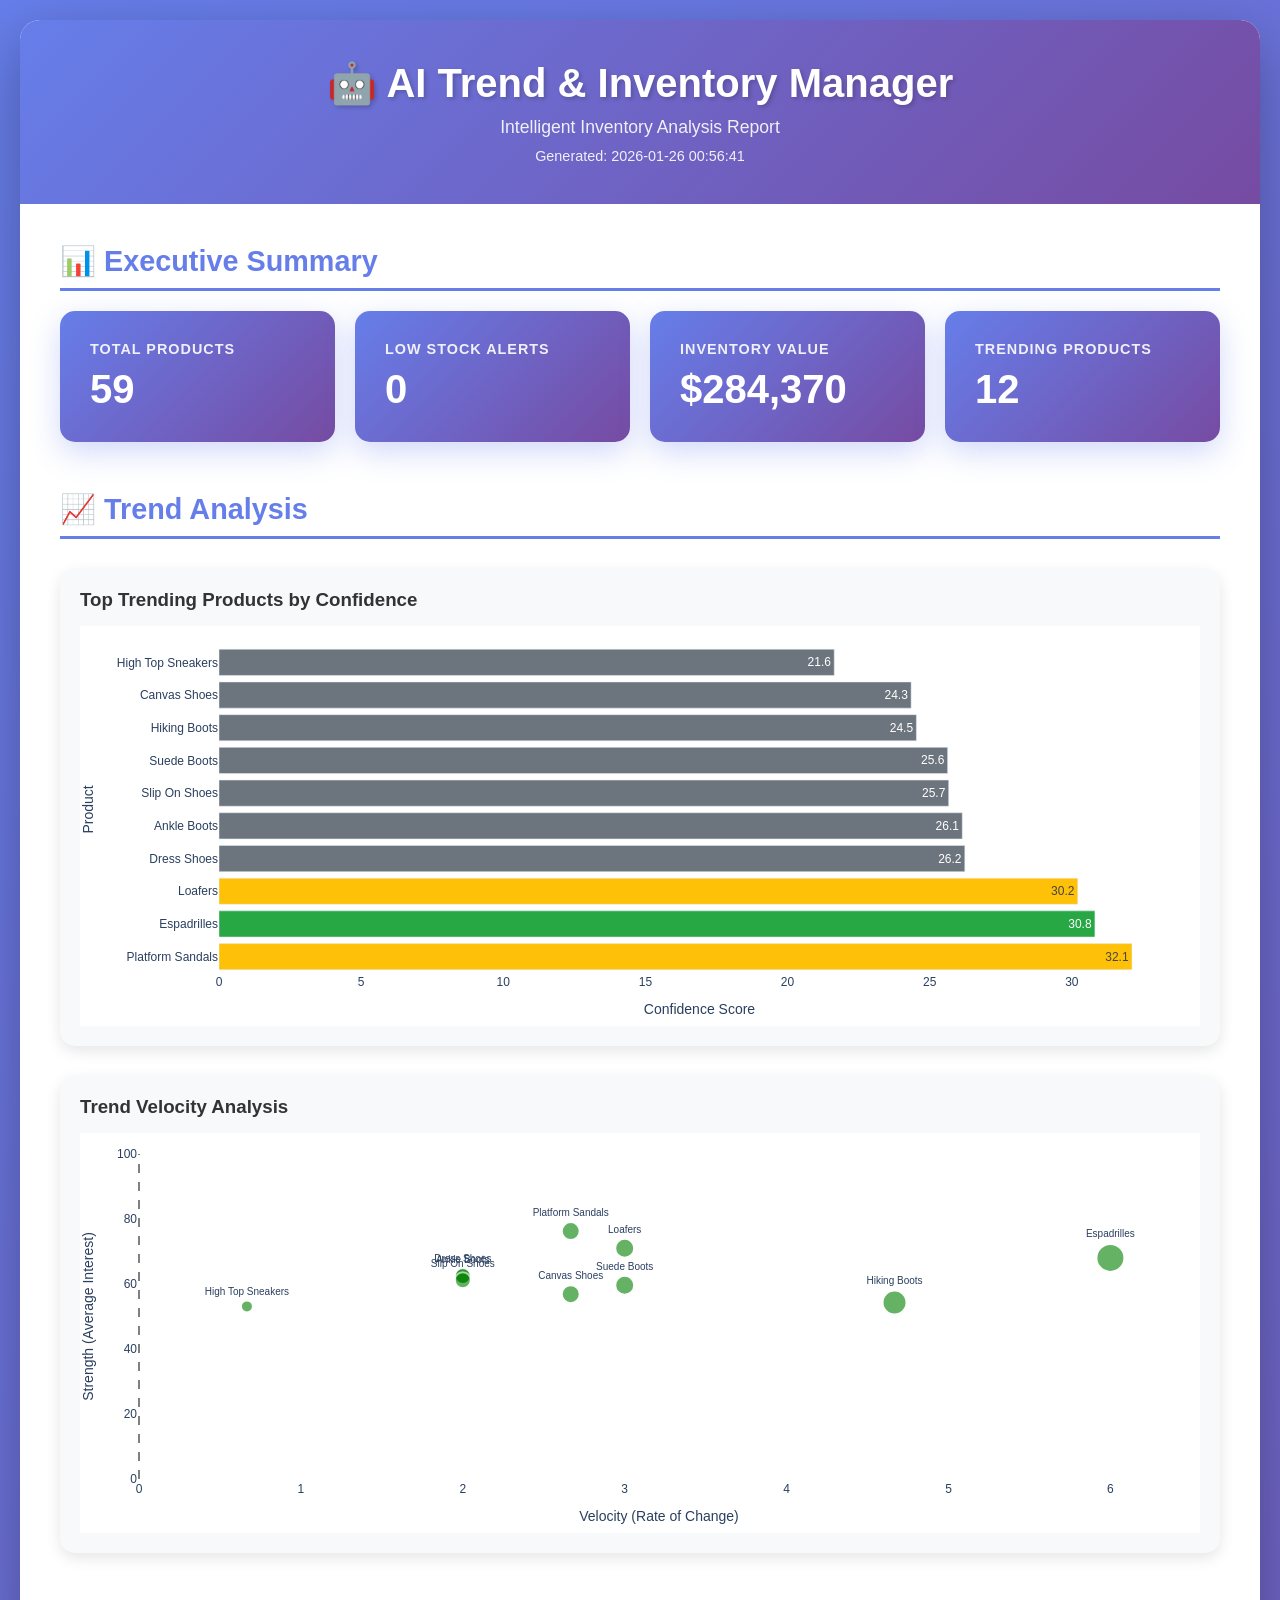
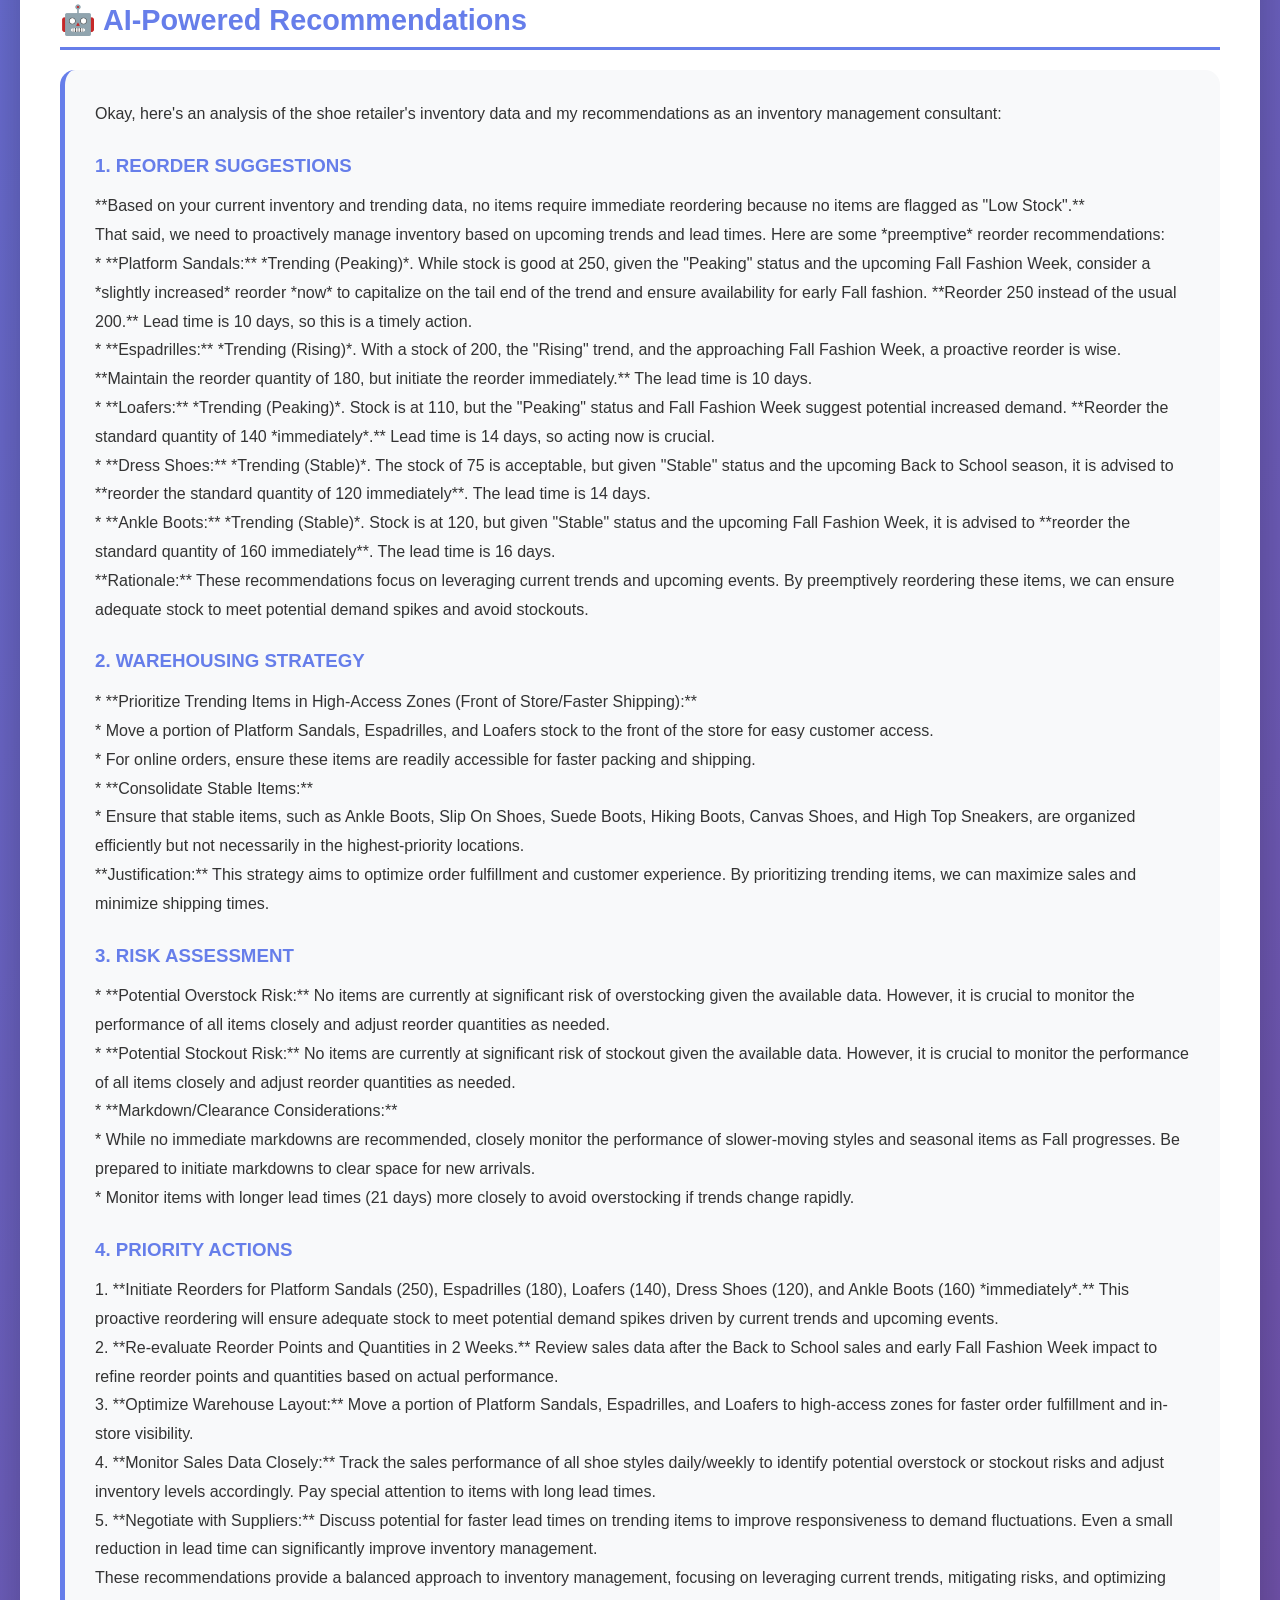
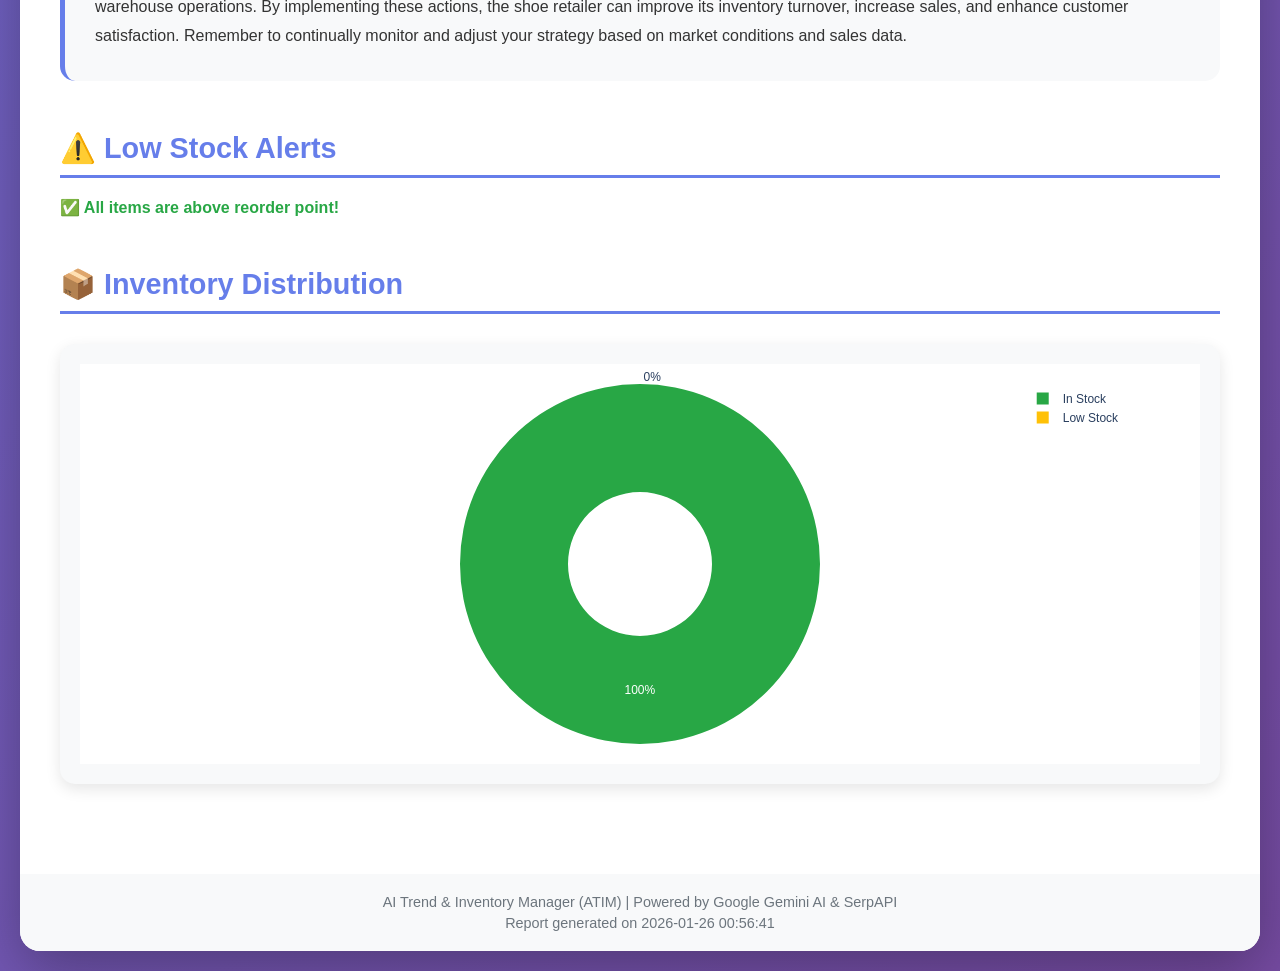
<file: src/reports/atim_report_20260126_005641.html>
<!DOCTYPE html>
<html lang="en">
<head>
    <meta charset="UTF-8">
    <meta name="viewport" content="width=device-width, initial-scale=1.0">
    <title>ATIM Report - 2026-01-26 00:56:41</title>
    <script src="https://cdn.plot.ly/plotly-2.27.0.min.js"></script>
    <style>
        * {
            margin: 0;
            padding: 0;
            box-sizing: border-box;
        }
        
        body {
            font-family: 'Segoe UI', Tahoma, Geneva, Verdana, sans-serif;
            background: linear-gradient(135deg, #667eea 0%, #764ba2 100%);
            padding: 20px;
            color: #333;
        }
        
        .container {
            max-width: 1400px;
            margin: 0 auto;
            background: white;
            border-radius: 20px;
            box-shadow: 0 20px 60px rgba(0,0,0,0.3);
            overflow: hidden;
        }
        
        .header {
            background: linear-gradient(135deg, #667eea 0%, #764ba2 100%);
            color: white;
            padding: 40px;
            text-align: center;
        }
        
        .header h1 {
            font-size: 2.5em;
            margin-bottom: 10px;
            text-shadow: 2px 2px 4px rgba(0,0,0,0.2);
        }
        
        .header p {
            font-size: 1.1em;
            opacity: 0.9;
        }
        
        .content {
            padding: 40px;
        }
        
        .section {
            margin-bottom: 50px;
        }
        
        .section-title {
            font-size: 1.8em;
            color: #667eea;
            margin-bottom: 20px;
            padding-bottom: 10px;
            border-bottom: 3px solid #667eea;
        }
        
        .stats-grid {
            display: grid;
            grid-template-columns: repeat(auto-fit, minmax(250px, 1fr));
            gap: 20px;
            margin-bottom: 30px;
        }
        
        .stat-card {
            background: linear-gradient(135deg, #667eea 0%, #764ba2 100%);
            color: white;
            padding: 30px;
            border-radius: 15px;
            box-shadow: 0 10px 30px rgba(102, 126, 234, 0.3);
            transition: transform 0.3s;
        }
        
        .stat-card:hover {
            transform: translateY(-5px);
        }
        
        .stat-card h3 {
            font-size: 0.9em;
            opacity: 0.9;
            margin-bottom: 10px;
            text-transform: uppercase;
            letter-spacing: 1px;
        }
        
        .stat-card .value {
            font-size: 2.5em;
            font-weight: bold;
        }
        
        .chart-container {
            margin: 30px 0;
            background: #f8f9fa;
            padding: 20px;
            border-radius: 15px;
            box-shadow: 0 5px 15px rgba(0,0,0,0.1);
        }
        
        .recommendations {
            background: #f8f9fa;
            padding: 30px;
            border-radius: 15px;
            border-left: 5px solid #667eea;
            line-height: 1.8;
        }
        
        .recommendations h3 {
            color: #667eea;
            margin-top: 20px;
            margin-bottom: 10px;
        }
        
        .recommendations ul {
            margin-left: 20px;
        }
        
        .recommendations li {
            margin-bottom: 10px;
        }
        
        .alert-table {
            width: 100%;
            border-collapse: collapse;
            margin-top: 20px;
        }
        
        .alert-table th {
            background: #667eea;
            color: white;
            padding: 15px;
            text-align: left;
            font-weight: 600;
        }
        
        .alert-table td {
            padding: 12px 15px;
            border-bottom: 1px solid #dee2e6;
        }
        
        .alert-table tr:hover {
            background: #f8f9fa;
        }
        
        .urgent {
            color: #dc3545;
            font-weight: bold;
        }
        
        .warning {
            color: #ffc107;
            font-weight: bold;
        }
        
        .footer {
            background: #f8f9fa;
            padding: 20px;
            text-align: center;
            color: #6c757d;
            font-size: 0.9em;
        }
        
        @media print {
            body {
                background: white;
                padding: 0;
            }
            .container {
                box-shadow: none;
            }
        }
    </style>
</head>
<body>
    <div class="container">
        <div class="header">
            <h1>🤖 AI Trend & Inventory Manager</h1>
            <p>Intelligent Inventory Analysis Report</p>
            <p style="font-size: 0.9em; margin-top: 10px;">Generated: 2026-01-26 00:56:41</p>
        </div>
        
        <div class="content">
            <!-- Executive Summary -->
            <div class="section">
                <h2 class="section-title">📊 Executive Summary</h2>
                <div class="stats-grid">
                    <div class="stat-card">
                        <h3>Total Products</h3>
                        <div class="value">59</div>
                    </div>
                    <div class="stat-card">
                        <h3>Low Stock Alerts</h3>
                        <div class="value">0</div>
                    </div>
                    <div class="stat-card">
                        <h3>Inventory Value</h3>
                        <div class="value">$284,370</div>
                    </div>
                    <div class="stat-card">
                        <h3>Trending Products</h3>
                        <div class="value">12</div>
                    </div>
                </div>
            </div>
            
            <!-- Trend Analysis Charts -->
            <div class="section">
                <h2 class="section-title">📈 Trend Analysis</h2>
                
                <div class="chart-container">
                    <h3 style="margin-bottom: 15px;">Top Trending Products by Confidence</h3>
                    <div id="trends-chart"></div>
                </div>
                
                <div class="chart-container">
                    <h3 style="margin-bottom: 15px;">Trend Velocity Analysis</h3>
                    <div id="velocity-chart"></div>
                </div>
            </div>
            
            <!-- AI Recommendations -->
            <div class="section">
                <h2 class="section-title">🤖 AI-Powered Recommendations</h2>
                <div class="recommendations">
                    <p>Okay, here's an analysis of the shoe retailer's inventory data and my recommendations as an inventory management consultant:</p>
<h3>1. REORDER SUGGESTIONS</h3>
<p>**Based on your current inventory and trending data, no items require immediate reordering because no items are flagged as "Low Stock".**</p>
<p>That said, we need to proactively manage inventory based on upcoming trends and lead times. Here are some *preemptive* reorder recommendations:</p>
<p>*   **Platform Sandals:** *Trending (Peaking)*. While stock is good at 250, given the "Peaking" status and the upcoming Fall Fashion Week, consider a *slightly increased* reorder *now* to capitalize on the tail end of the trend and ensure availability for early Fall fashion. **Reorder 250 instead of the usual 200.** Lead time is 10 days, so this is a timely action.</p>
<p>*   **Espadrilles:** *Trending (Rising)*. With a stock of 200, the "Rising" trend, and the approaching Fall Fashion Week, a proactive reorder is wise. **Maintain the reorder quantity of 180, but initiate the reorder immediately.** The lead time is 10 days.</p>
<p>*   **Loafers:** *Trending (Peaking)*. Stock is at 110, but the "Peaking" status and Fall Fashion Week suggest potential increased demand. **Reorder the standard quantity of 140 *immediately*.** Lead time is 14 days, so acting now is crucial.</p>
<p>*   **Dress Shoes:** *Trending (Stable)*. The stock of 75 is acceptable, but given "Stable" status and the upcoming Back to School season, it is advised to **reorder the standard quantity of 120 immediately**. The lead time is 14 days.</p>
<p>*   **Ankle Boots:** *Trending (Stable)*. Stock is at 120, but given "Stable" status and the upcoming Fall Fashion Week, it is advised to **reorder the standard quantity of 160 immediately**. The lead time is 16 days.</p>
<p>**Rationale:** These recommendations focus on leveraging current trends and upcoming events. By preemptively reordering these items, we can ensure adequate stock to meet potential demand spikes and avoid stockouts.</p>
<h3>2. WAREHOUSING STRATEGY</h3>
<p>*   **Prioritize Trending Items in High-Access Zones (Front of Store/Faster Shipping):**</p>
<p>    *   Move a portion of Platform Sandals, Espadrilles, and Loafers stock to the front of the store for easy customer access.</p>
<p>    *   For online orders, ensure these items are readily accessible for faster packing and shipping.</p>
<p>*   **Consolidate Stable Items:**</p>
<p>    *   Ensure that stable items, such as Ankle Boots, Slip On Shoes, Suede Boots, Hiking Boots, Canvas Shoes, and High Top Sneakers, are organized efficiently but not necessarily in the highest-priority locations.</p>
<p>**Justification:** This strategy aims to optimize order fulfillment and customer experience. By prioritizing trending items, we can maximize sales and minimize shipping times.</p>
<h3>3. RISK ASSESSMENT</h3>
<p>*   **Potential Overstock Risk:** No items are currently at significant risk of overstocking given the available data. However, it is crucial to monitor the performance of all items closely and adjust reorder quantities as needed.</p>
<p>*   **Potential Stockout Risk:** No items are currently at significant risk of stockout given the available data. However, it is crucial to monitor the performance of all items closely and adjust reorder quantities as needed.</p>
<p>*   **Markdown/Clearance Considerations:**</p>
<p>    *   While no immediate markdowns are recommended, closely monitor the performance of slower-moving styles and seasonal items as Fall progresses. Be prepared to initiate markdowns to clear space for new arrivals.</p>
<p>    *   Monitor items with longer lead times (21 days) more closely to avoid overstocking if trends change rapidly.</p>
<h3>4. PRIORITY ACTIONS</h3>
<p>1.  **Initiate Reorders for Platform Sandals (250), Espadrilles (180), Loafers (140), Dress Shoes (120), and Ankle Boots (160) *immediately*.** This proactive reordering will ensure adequate stock to meet potential demand spikes driven by current trends and upcoming events.</p>
<p>2.  **Re-evaluate Reorder Points and Quantities in 2 Weeks.** Review sales data after the Back to School sales and early Fall Fashion Week impact to refine reorder points and quantities based on actual performance.</p>
<p>3.  **Optimize Warehouse Layout:** Move a portion of Platform Sandals, Espadrilles, and Loafers to high-access zones for faster order fulfillment and in-store visibility.</p>
<p>4.  **Monitor Sales Data Closely:** Track the sales performance of all shoe styles daily/weekly to identify potential overstock or stockout risks and adjust inventory levels accordingly. Pay special attention to items with long lead times.</p>
<p>5.  **Negotiate with Suppliers:** Discuss potential for faster lead times on trending items to improve responsiveness to demand fluctuations. Even a small reduction in lead time can significantly improve inventory management.</p>
<p>These recommendations provide a balanced approach to inventory management, focusing on leveraging current trends, mitigating risks, and optimizing warehouse operations. By implementing these actions, the shoe retailer can improve its inventory turnover, increase sales, and enhance customer satisfaction. Remember to continually monitor and adjust your strategy based on market conditions and sales data.</p>
                </div>
            </div>
            
            <!-- Low Stock Alerts -->
            <div class="section">
                <h2 class="section-title">⚠️ Low Stock Alerts</h2>
                <p style="color: #28a745; font-weight: bold;">✅ All items are above reorder point!</p>
            </div>
            
            <!-- Inventory Overview -->
            <div class="section">
                <h2 class="section-title">📦 Inventory Distribution</h2>
                <div class="chart-container">
                    <div id="inventory-chart"></div>
                </div>
            </div>
        </div>
        
        <div class="footer">
            <p>AI Trend & Inventory Manager (ATIM) | Powered by Google Gemini AI & SerpAPI</p>
            <p style="margin-top: 5px;">Report generated on 2026-01-26 00:56:41</p>
        </div>
    </div>
    
    <script>
        // Trends Chart
        Plotly.newPlot('trends-chart', {"data":[{"marker":{"color":["#ffc107","#28a745","#ffc107","#6c757d","#6c757d","#6c757d","#6c757d","#6c757d","#6c757d","#6c757d"]},"orientation":"h","text":["32.1","30.8","30.2","26.2","26.1","25.7","25.6","24.5","24.3","21.6"],"textposition":"auto","x":[32.116129032258065,30.81290322580645,30.208602150537633,26.236559139784948,26.146236559139787,25.668817204301074,25.63225806451613,24.533333333333335,24.348387096774196,21.643010752688173],"y":["Platform Sandals","Espadrilles","Loafers","Dress Shoes","Ankle Boots","Slip On Shoes","Suede Boots","Hiking Boots","Canvas Shoes","High Top Sneakers"],"type":"bar"}],"layout":{"template":{"data":{"histogram2dcontour":[{"type":"histogram2dcontour","colorbar":{"outlinewidth":0,"ticks":""},"colorscale":[[0.0,"#0d0887"],[0.1111111111111111,"#46039f"],[0.2222222222222222,"#7201a8"],[0.3333333333333333,"#9c179e"],[0.4444444444444444,"#bd3786"],[0.5555555555555556,"#d8576b"],[0.6666666666666666,"#ed7953"],[0.7777777777777778,"#fb9f3a"],[0.8888888888888888,"#fdca26"],[1.0,"#f0f921"]]}],"choropleth":[{"type":"choropleth","colorbar":{"outlinewidth":0,"ticks":""}}],"histogram2d":[{"type":"histogram2d","colorbar":{"outlinewidth":0,"ticks":""},"colorscale":[[0.0,"#0d0887"],[0.1111111111111111,"#46039f"],[0.2222222222222222,"#7201a8"],[0.3333333333333333,"#9c179e"],[0.4444444444444444,"#bd3786"],[0.5555555555555556,"#d8576b"],[0.6666666666666666,"#ed7953"],[0.7777777777777778,"#fb9f3a"],[0.8888888888888888,"#fdca26"],[1.0,"#f0f921"]]}],"heatmap":[{"type":"heatmap","colorbar":{"outlinewidth":0,"ticks":""},"colorscale":[[0.0,"#0d0887"],[0.1111111111111111,"#46039f"],[0.2222222222222222,"#7201a8"],[0.3333333333333333,"#9c179e"],[0.4444444444444444,"#bd3786"],[0.5555555555555556,"#d8576b"],[0.6666666666666666,"#ed7953"],[0.7777777777777778,"#fb9f3a"],[0.8888888888888888,"#fdca26"],[1.0,"#f0f921"]]}],"contourcarpet":[{"type":"contourcarpet","colorbar":{"outlinewidth":0,"ticks":""}}],"contour":[{"type":"contour","colorbar":{"outlinewidth":0,"ticks":""},"colorscale":[[0.0,"#0d0887"],[0.1111111111111111,"#46039f"],[0.2222222222222222,"#7201a8"],[0.3333333333333333,"#9c179e"],[0.4444444444444444,"#bd3786"],[0.5555555555555556,"#d8576b"],[0.6666666666666666,"#ed7953"],[0.7777777777777778,"#fb9f3a"],[0.8888888888888888,"#fdca26"],[1.0,"#f0f921"]]}],"surface":[{"type":"surface","colorbar":{"outlinewidth":0,"ticks":""},"colorscale":[[0.0,"#0d0887"],[0.1111111111111111,"#46039f"],[0.2222222222222222,"#7201a8"],[0.3333333333333333,"#9c179e"],[0.4444444444444444,"#bd3786"],[0.5555555555555556,"#d8576b"],[0.6666666666666666,"#ed7953"],[0.7777777777777778,"#fb9f3a"],[0.8888888888888888,"#fdca26"],[1.0,"#f0f921"]]}],"mesh3d":[{"type":"mesh3d","colorbar":{"outlinewidth":0,"ticks":""}}],"scatter":[{"fillpattern":{"fillmode":"overlay","size":10,"solidity":0.2},"type":"scatter"}],"parcoords":[{"type":"parcoords","line":{"colorbar":{"outlinewidth":0,"ticks":""}}}],"scatterpolargl":[{"type":"scatterpolargl","marker":{"colorbar":{"outlinewidth":0,"ticks":""}}}],"bar":[{"error_x":{"color":"#2a3f5f"},"error_y":{"color":"#2a3f5f"},"marker":{"line":{"color":"#E5ECF6","width":0.5},"pattern":{"fillmode":"overlay","size":10,"solidity":0.2}},"type":"bar"}],"scattergeo":[{"type":"scattergeo","marker":{"colorbar":{"outlinewidth":0,"ticks":""}}}],"scatterpolar":[{"type":"scatterpolar","marker":{"colorbar":{"outlinewidth":0,"ticks":""}}}],"histogram":[{"marker":{"pattern":{"fillmode":"overlay","size":10,"solidity":0.2}},"type":"histogram"}],"scattergl":[{"type":"scattergl","marker":{"colorbar":{"outlinewidth":0,"ticks":""}}}],"scatter3d":[{"type":"scatter3d","line":{"colorbar":{"outlinewidth":0,"ticks":""}},"marker":{"colorbar":{"outlinewidth":0,"ticks":""}}}],"scattermap":[{"type":"scattermap","marker":{"colorbar":{"outlinewidth":0,"ticks":""}}}],"scattermapbox":[{"type":"scattermapbox","marker":{"colorbar":{"outlinewidth":0,"ticks":""}}}],"scatterternary":[{"type":"scatterternary","marker":{"colorbar":{"outlinewidth":0,"ticks":""}}}],"scattercarpet":[{"type":"scattercarpet","marker":{"colorbar":{"outlinewidth":0,"ticks":""}}}],"carpet":[{"aaxis":{"endlinecolor":"#2a3f5f","gridcolor":"white","linecolor":"white","minorgridcolor":"white","startlinecolor":"#2a3f5f"},"baxis":{"endlinecolor":"#2a3f5f","gridcolor":"white","linecolor":"white","minorgridcolor":"white","startlinecolor":"#2a3f5f"},"type":"carpet"}],"table":[{"cells":{"fill":{"color":"#EBF0F8"},"line":{"color":"white"}},"header":{"fill":{"color":"#C8D4E3"},"line":{"color":"white"}},"type":"table"}],"barpolar":[{"marker":{"line":{"color":"#E5ECF6","width":0.5},"pattern":{"fillmode":"overlay","size":10,"solidity":0.2}},"type":"barpolar"}],"pie":[{"automargin":true,"type":"pie"}]},"layout":{"autotypenumbers":"strict","colorway":["#636efa","#EF553B","#00cc96","#ab63fa","#FFA15A","#19d3f3","#FF6692","#B6E880","#FF97FF","#FECB52"],"font":{"color":"#2a3f5f"},"hovermode":"closest","hoverlabel":{"align":"left"},"paper_bgcolor":"white","plot_bgcolor":"#E5ECF6","polar":{"bgcolor":"#E5ECF6","angularaxis":{"gridcolor":"white","linecolor":"white","ticks":""},"radialaxis":{"gridcolor":"white","linecolor":"white","ticks":""}},"ternary":{"bgcolor":"#E5ECF6","aaxis":{"gridcolor":"white","linecolor":"white","ticks":""},"baxis":{"gridcolor":"white","linecolor":"white","ticks":""},"caxis":{"gridcolor":"white","linecolor":"white","ticks":""}},"coloraxis":{"colorbar":{"outlinewidth":0,"ticks":""}},"colorscale":{"sequential":[[0.0,"#0d0887"],[0.1111111111111111,"#46039f"],[0.2222222222222222,"#7201a8"],[0.3333333333333333,"#9c179e"],[0.4444444444444444,"#bd3786"],[0.5555555555555556,"#d8576b"],[0.6666666666666666,"#ed7953"],[0.7777777777777778,"#fb9f3a"],[0.8888888888888888,"#fdca26"],[1.0,"#f0f921"]],"sequentialminus":[[0.0,"#0d0887"],[0.1111111111111111,"#46039f"],[0.2222222222222222,"#7201a8"],[0.3333333333333333,"#9c179e"],[0.4444444444444444,"#bd3786"],[0.5555555555555556,"#d8576b"],[0.6666666666666666,"#ed7953"],[0.7777777777777778,"#fb9f3a"],[0.8888888888888888,"#fdca26"],[1.0,"#f0f921"]],"diverging":[[0,"#8e0152"],[0.1,"#c51b7d"],[0.2,"#de77ae"],[0.3,"#f1b6da"],[0.4,"#fde0ef"],[0.5,"#f7f7f7"],[0.6,"#e6f5d0"],[0.7,"#b8e186"],[0.8,"#7fbc41"],[0.9,"#4d9221"],[1,"#276419"]]},"xaxis":{"gridcolor":"white","linecolor":"white","ticks":"","title":{"standoff":15},"zerolinecolor":"white","automargin":true,"zerolinewidth":2},"yaxis":{"gridcolor":"white","linecolor":"white","ticks":"","title":{"standoff":15},"zerolinecolor":"white","automargin":true,"zerolinewidth":2},"scene":{"xaxis":{"backgroundcolor":"#E5ECF6","gridcolor":"white","linecolor":"white","showbackground":true,"ticks":"","zerolinecolor":"white","gridwidth":2},"yaxis":{"backgroundcolor":"#E5ECF6","gridcolor":"white","linecolor":"white","showbackground":true,"ticks":"","zerolinecolor":"white","gridwidth":2},"zaxis":{"backgroundcolor":"#E5ECF6","gridcolor":"white","linecolor":"white","showbackground":true,"ticks":"","zerolinecolor":"white","gridwidth":2}},"shapedefaults":{"line":{"color":"#2a3f5f"}},"annotationdefaults":{"arrowcolor":"#2a3f5f","arrowhead":0,"arrowwidth":1},"geo":{"bgcolor":"white","landcolor":"#E5ECF6","subunitcolor":"white","showland":true,"showlakes":true,"lakecolor":"white"},"title":{"x":0.05},"mapbox":{"style":"light"}}},"margin":{"l":20,"r":20,"t":20,"b":20},"xaxis":{"title":{"text":"Confidence Score"}},"yaxis":{"title":{"text":"Product"}},"height":400,"plot_bgcolor":"white"}});
        
        // Velocity Chart
        Plotly.newPlot('velocity-chart', {"data":[{"marker":{"color":["green","green","green","green","green","green","green","green","green","green"],"line":{"color":"white","width":2},"opacity":0.6,"size":[18.0,28.0,19.0,16.0,16.0,16.0,19.0,24.0,18.0,12.0]},"mode":"markers+text","text":["Platform Sandals","Espadrilles","Loafers","Dress Shoes","Ankle Boots","Slip On Shoes","Suede Boots","Hiking Boots","Canvas Shoes","High Top Sneakers"],"textfont":{"size":10},"textposition":"top center","x":[2.6666666666666665,6.0,3.0,2.0,2.0,2.0,3.0,4.666666666666667,2.6666666666666665,0.6666666666666666],"y":[76.29032258064517,68.03225806451613,71.02150537634408,62.59139784946237,62.365591397849464,61.17204301075269,59.58064516129032,54.333333333333336,56.87096774193548,53.10752688172043],"type":"scatter"}],"layout":{"template":{"data":{"histogram2dcontour":[{"type":"histogram2dcontour","colorbar":{"outlinewidth":0,"ticks":""},"colorscale":[[0.0,"#0d0887"],[0.1111111111111111,"#46039f"],[0.2222222222222222,"#7201a8"],[0.3333333333333333,"#9c179e"],[0.4444444444444444,"#bd3786"],[0.5555555555555556,"#d8576b"],[0.6666666666666666,"#ed7953"],[0.7777777777777778,"#fb9f3a"],[0.8888888888888888,"#fdca26"],[1.0,"#f0f921"]]}],"choropleth":[{"type":"choropleth","colorbar":{"outlinewidth":0,"ticks":""}}],"histogram2d":[{"type":"histogram2d","colorbar":{"outlinewidth":0,"ticks":""},"colorscale":[[0.0,"#0d0887"],[0.1111111111111111,"#46039f"],[0.2222222222222222,"#7201a8"],[0.3333333333333333,"#9c179e"],[0.4444444444444444,"#bd3786"],[0.5555555555555556,"#d8576b"],[0.6666666666666666,"#ed7953"],[0.7777777777777778,"#fb9f3a"],[0.8888888888888888,"#fdca26"],[1.0,"#f0f921"]]}],"heatmap":[{"type":"heatmap","colorbar":{"outlinewidth":0,"ticks":""},"colorscale":[[0.0,"#0d0887"],[0.1111111111111111,"#46039f"],[0.2222222222222222,"#7201a8"],[0.3333333333333333,"#9c179e"],[0.4444444444444444,"#bd3786"],[0.5555555555555556,"#d8576b"],[0.6666666666666666,"#ed7953"],[0.7777777777777778,"#fb9f3a"],[0.8888888888888888,"#fdca26"],[1.0,"#f0f921"]]}],"contourcarpet":[{"type":"contourcarpet","colorbar":{"outlinewidth":0,"ticks":""}}],"contour":[{"type":"contour","colorbar":{"outlinewidth":0,"ticks":""},"colorscale":[[0.0,"#0d0887"],[0.1111111111111111,"#46039f"],[0.2222222222222222,"#7201a8"],[0.3333333333333333,"#9c179e"],[0.4444444444444444,"#bd3786"],[0.5555555555555556,"#d8576b"],[0.6666666666666666,"#ed7953"],[0.7777777777777778,"#fb9f3a"],[0.8888888888888888,"#fdca26"],[1.0,"#f0f921"]]}],"surface":[{"type":"surface","colorbar":{"outlinewidth":0,"ticks":""},"colorscale":[[0.0,"#0d0887"],[0.1111111111111111,"#46039f"],[0.2222222222222222,"#7201a8"],[0.3333333333333333,"#9c179e"],[0.4444444444444444,"#bd3786"],[0.5555555555555556,"#d8576b"],[0.6666666666666666,"#ed7953"],[0.7777777777777778,"#fb9f3a"],[0.8888888888888888,"#fdca26"],[1.0,"#f0f921"]]}],"mesh3d":[{"type":"mesh3d","colorbar":{"outlinewidth":0,"ticks":""}}],"scatter":[{"fillpattern":{"fillmode":"overlay","size":10,"solidity":0.2},"type":"scatter"}],"parcoords":[{"type":"parcoords","line":{"colorbar":{"outlinewidth":0,"ticks":""}}}],"scatterpolargl":[{"type":"scatterpolargl","marker":{"colorbar":{"outlinewidth":0,"ticks":""}}}],"bar":[{"error_x":{"color":"#2a3f5f"},"error_y":{"color":"#2a3f5f"},"marker":{"line":{"color":"#E5ECF6","width":0.5},"pattern":{"fillmode":"overlay","size":10,"solidity":0.2}},"type":"bar"}],"scattergeo":[{"type":"scattergeo","marker":{"colorbar":{"outlinewidth":0,"ticks":""}}}],"scatterpolar":[{"type":"scatterpolar","marker":{"colorbar":{"outlinewidth":0,"ticks":""}}}],"histogram":[{"marker":{"pattern":{"fillmode":"overlay","size":10,"solidity":0.2}},"type":"histogram"}],"scattergl":[{"type":"scattergl","marker":{"colorbar":{"outlinewidth":0,"ticks":""}}}],"scatter3d":[{"type":"scatter3d","line":{"colorbar":{"outlinewidth":0,"ticks":""}},"marker":{"colorbar":{"outlinewidth":0,"ticks":""}}}],"scattermap":[{"type":"scattermap","marker":{"colorbar":{"outlinewidth":0,"ticks":""}}}],"scattermapbox":[{"type":"scattermapbox","marker":{"colorbar":{"outlinewidth":0,"ticks":""}}}],"scatterternary":[{"type":"scatterternary","marker":{"colorbar":{"outlinewidth":0,"ticks":""}}}],"scattercarpet":[{"type":"scattercarpet","marker":{"colorbar":{"outlinewidth":0,"ticks":""}}}],"carpet":[{"aaxis":{"endlinecolor":"#2a3f5f","gridcolor":"white","linecolor":"white","minorgridcolor":"white","startlinecolor":"#2a3f5f"},"baxis":{"endlinecolor":"#2a3f5f","gridcolor":"white","linecolor":"white","minorgridcolor":"white","startlinecolor":"#2a3f5f"},"type":"carpet"}],"table":[{"cells":{"fill":{"color":"#EBF0F8"},"line":{"color":"white"}},"header":{"fill":{"color":"#C8D4E3"},"line":{"color":"white"}},"type":"table"}],"barpolar":[{"marker":{"line":{"color":"#E5ECF6","width":0.5},"pattern":{"fillmode":"overlay","size":10,"solidity":0.2}},"type":"barpolar"}],"pie":[{"automargin":true,"type":"pie"}]},"layout":{"autotypenumbers":"strict","colorway":["#636efa","#EF553B","#00cc96","#ab63fa","#FFA15A","#19d3f3","#FF6692","#B6E880","#FF97FF","#FECB52"],"font":{"color":"#2a3f5f"},"hovermode":"closest","hoverlabel":{"align":"left"},"paper_bgcolor":"white","plot_bgcolor":"#E5ECF6","polar":{"bgcolor":"#E5ECF6","angularaxis":{"gridcolor":"white","linecolor":"white","ticks":""},"radialaxis":{"gridcolor":"white","linecolor":"white","ticks":""}},"ternary":{"bgcolor":"#E5ECF6","aaxis":{"gridcolor":"white","linecolor":"white","ticks":""},"baxis":{"gridcolor":"white","linecolor":"white","ticks":""},"caxis":{"gridcolor":"white","linecolor":"white","ticks":""}},"coloraxis":{"colorbar":{"outlinewidth":0,"ticks":""}},"colorscale":{"sequential":[[0.0,"#0d0887"],[0.1111111111111111,"#46039f"],[0.2222222222222222,"#7201a8"],[0.3333333333333333,"#9c179e"],[0.4444444444444444,"#bd3786"],[0.5555555555555556,"#d8576b"],[0.6666666666666666,"#ed7953"],[0.7777777777777778,"#fb9f3a"],[0.8888888888888888,"#fdca26"],[1.0,"#f0f921"]],"sequentialminus":[[0.0,"#0d0887"],[0.1111111111111111,"#46039f"],[0.2222222222222222,"#7201a8"],[0.3333333333333333,"#9c179e"],[0.4444444444444444,"#bd3786"],[0.5555555555555556,"#d8576b"],[0.6666666666666666,"#ed7953"],[0.7777777777777778,"#fb9f3a"],[0.8888888888888888,"#fdca26"],[1.0,"#f0f921"]],"diverging":[[0,"#8e0152"],[0.1,"#c51b7d"],[0.2,"#de77ae"],[0.3,"#f1b6da"],[0.4,"#fde0ef"],[0.5,"#f7f7f7"],[0.6,"#e6f5d0"],[0.7,"#b8e186"],[0.8,"#7fbc41"],[0.9,"#4d9221"],[1,"#276419"]]},"xaxis":{"gridcolor":"white","linecolor":"white","ticks":"","title":{"standoff":15},"zerolinecolor":"white","automargin":true,"zerolinewidth":2},"yaxis":{"gridcolor":"white","linecolor":"white","ticks":"","title":{"standoff":15},"zerolinecolor":"white","automargin":true,"zerolinewidth":2},"scene":{"xaxis":{"backgroundcolor":"#E5ECF6","gridcolor":"white","linecolor":"white","showbackground":true,"ticks":"","zerolinecolor":"white","gridwidth":2},"yaxis":{"backgroundcolor":"#E5ECF6","gridcolor":"white","linecolor":"white","showbackground":true,"ticks":"","zerolinecolor":"white","gridwidth":2},"zaxis":{"backgroundcolor":"#E5ECF6","gridcolor":"white","linecolor":"white","showbackground":true,"ticks":"","zerolinecolor":"white","gridwidth":2}},"shapedefaults":{"line":{"color":"#2a3f5f"}},"annotationdefaults":{"arrowcolor":"#2a3f5f","arrowhead":0,"arrowwidth":1},"geo":{"bgcolor":"white","landcolor":"#E5ECF6","subunitcolor":"white","showland":true,"showlakes":true,"lakecolor":"white"},"title":{"x":0.05},"mapbox":{"style":"light"}}},"margin":{"l":20,"r":20,"t":20,"b":20},"xaxis":{"title":{"text":"Velocity (Rate of Change)"}},"yaxis":{"title":{"text":"Strength (Average Interest)"}},"height":400,"plot_bgcolor":"white","shapes":[{"line":{"color":"gray","dash":"dash"},"type":"line","x0":0,"x1":0,"y0":0,"y1":100}]}});
        
        // Inventory Chart
        Plotly.newPlot('inventory-chart', {"data":[{"hole":0.4,"labels":["In Stock","Low Stock"],"marker":{"colors":["#28a745","#ffc107"]},"values":[59,0],"type":"pie"}],"layout":{"template":{"data":{"histogram2dcontour":[{"type":"histogram2dcontour","colorbar":{"outlinewidth":0,"ticks":""},"colorscale":[[0.0,"#0d0887"],[0.1111111111111111,"#46039f"],[0.2222222222222222,"#7201a8"],[0.3333333333333333,"#9c179e"],[0.4444444444444444,"#bd3786"],[0.5555555555555556,"#d8576b"],[0.6666666666666666,"#ed7953"],[0.7777777777777778,"#fb9f3a"],[0.8888888888888888,"#fdca26"],[1.0,"#f0f921"]]}],"choropleth":[{"type":"choropleth","colorbar":{"outlinewidth":0,"ticks":""}}],"histogram2d":[{"type":"histogram2d","colorbar":{"outlinewidth":0,"ticks":""},"colorscale":[[0.0,"#0d0887"],[0.1111111111111111,"#46039f"],[0.2222222222222222,"#7201a8"],[0.3333333333333333,"#9c179e"],[0.4444444444444444,"#bd3786"],[0.5555555555555556,"#d8576b"],[0.6666666666666666,"#ed7953"],[0.7777777777777778,"#fb9f3a"],[0.8888888888888888,"#fdca26"],[1.0,"#f0f921"]]}],"heatmap":[{"type":"heatmap","colorbar":{"outlinewidth":0,"ticks":""},"colorscale":[[0.0,"#0d0887"],[0.1111111111111111,"#46039f"],[0.2222222222222222,"#7201a8"],[0.3333333333333333,"#9c179e"],[0.4444444444444444,"#bd3786"],[0.5555555555555556,"#d8576b"],[0.6666666666666666,"#ed7953"],[0.7777777777777778,"#fb9f3a"],[0.8888888888888888,"#fdca26"],[1.0,"#f0f921"]]}],"contourcarpet":[{"type":"contourcarpet","colorbar":{"outlinewidth":0,"ticks":""}}],"contour":[{"type":"contour","colorbar":{"outlinewidth":0,"ticks":""},"colorscale":[[0.0,"#0d0887"],[0.1111111111111111,"#46039f"],[0.2222222222222222,"#7201a8"],[0.3333333333333333,"#9c179e"],[0.4444444444444444,"#bd3786"],[0.5555555555555556,"#d8576b"],[0.6666666666666666,"#ed7953"],[0.7777777777777778,"#fb9f3a"],[0.8888888888888888,"#fdca26"],[1.0,"#f0f921"]]}],"surface":[{"type":"surface","colorbar":{"outlinewidth":0,"ticks":""},"colorscale":[[0.0,"#0d0887"],[0.1111111111111111,"#46039f"],[0.2222222222222222,"#7201a8"],[0.3333333333333333,"#9c179e"],[0.4444444444444444,"#bd3786"],[0.5555555555555556,"#d8576b"],[0.6666666666666666,"#ed7953"],[0.7777777777777778,"#fb9f3a"],[0.8888888888888888,"#fdca26"],[1.0,"#f0f921"]]}],"mesh3d":[{"type":"mesh3d","colorbar":{"outlinewidth":0,"ticks":""}}],"scatter":[{"fillpattern":{"fillmode":"overlay","size":10,"solidity":0.2},"type":"scatter"}],"parcoords":[{"type":"parcoords","line":{"colorbar":{"outlinewidth":0,"ticks":""}}}],"scatterpolargl":[{"type":"scatterpolargl","marker":{"colorbar":{"outlinewidth":0,"ticks":""}}}],"bar":[{"error_x":{"color":"#2a3f5f"},"error_y":{"color":"#2a3f5f"},"marker":{"line":{"color":"#E5ECF6","width":0.5},"pattern":{"fillmode":"overlay","size":10,"solidity":0.2}},"type":"bar"}],"scattergeo":[{"type":"scattergeo","marker":{"colorbar":{"outlinewidth":0,"ticks":""}}}],"scatterpolar":[{"type":"scatterpolar","marker":{"colorbar":{"outlinewidth":0,"ticks":""}}}],"histogram":[{"marker":{"pattern":{"fillmode":"overlay","size":10,"solidity":0.2}},"type":"histogram"}],"scattergl":[{"type":"scattergl","marker":{"colorbar":{"outlinewidth":0,"ticks":""}}}],"scatter3d":[{"type":"scatter3d","line":{"colorbar":{"outlinewidth":0,"ticks":""}},"marker":{"colorbar":{"outlinewidth":0,"ticks":""}}}],"scattermap":[{"type":"scattermap","marker":{"colorbar":{"outlinewidth":0,"ticks":""}}}],"scattermapbox":[{"type":"scattermapbox","marker":{"colorbar":{"outlinewidth":0,"ticks":""}}}],"scatterternary":[{"type":"scatterternary","marker":{"colorbar":{"outlinewidth":0,"ticks":""}}}],"scattercarpet":[{"type":"scattercarpet","marker":{"colorbar":{"outlinewidth":0,"ticks":""}}}],"carpet":[{"aaxis":{"endlinecolor":"#2a3f5f","gridcolor":"white","linecolor":"white","minorgridcolor":"white","startlinecolor":"#2a3f5f"},"baxis":{"endlinecolor":"#2a3f5f","gridcolor":"white","linecolor":"white","minorgridcolor":"white","startlinecolor":"#2a3f5f"},"type":"carpet"}],"table":[{"cells":{"fill":{"color":"#EBF0F8"},"line":{"color":"white"}},"header":{"fill":{"color":"#C8D4E3"},"line":{"color":"white"}},"type":"table"}],"barpolar":[{"marker":{"line":{"color":"#E5ECF6","width":0.5},"pattern":{"fillmode":"overlay","size":10,"solidity":0.2}},"type":"barpolar"}],"pie":[{"automargin":true,"type":"pie"}]},"layout":{"autotypenumbers":"strict","colorway":["#636efa","#EF553B","#00cc96","#ab63fa","#FFA15A","#19d3f3","#FF6692","#B6E880","#FF97FF","#FECB52"],"font":{"color":"#2a3f5f"},"hovermode":"closest","hoverlabel":{"align":"left"},"paper_bgcolor":"white","plot_bgcolor":"#E5ECF6","polar":{"bgcolor":"#E5ECF6","angularaxis":{"gridcolor":"white","linecolor":"white","ticks":""},"radialaxis":{"gridcolor":"white","linecolor":"white","ticks":""}},"ternary":{"bgcolor":"#E5ECF6","aaxis":{"gridcolor":"white","linecolor":"white","ticks":""},"baxis":{"gridcolor":"white","linecolor":"white","ticks":""},"caxis":{"gridcolor":"white","linecolor":"white","ticks":""}},"coloraxis":{"colorbar":{"outlinewidth":0,"ticks":""}},"colorscale":{"sequential":[[0.0,"#0d0887"],[0.1111111111111111,"#46039f"],[0.2222222222222222,"#7201a8"],[0.3333333333333333,"#9c179e"],[0.4444444444444444,"#bd3786"],[0.5555555555555556,"#d8576b"],[0.6666666666666666,"#ed7953"],[0.7777777777777778,"#fb9f3a"],[0.8888888888888888,"#fdca26"],[1.0,"#f0f921"]],"sequentialminus":[[0.0,"#0d0887"],[0.1111111111111111,"#46039f"],[0.2222222222222222,"#7201a8"],[0.3333333333333333,"#9c179e"],[0.4444444444444444,"#bd3786"],[0.5555555555555556,"#d8576b"],[0.6666666666666666,"#ed7953"],[0.7777777777777778,"#fb9f3a"],[0.8888888888888888,"#fdca26"],[1.0,"#f0f921"]],"diverging":[[0,"#8e0152"],[0.1,"#c51b7d"],[0.2,"#de77ae"],[0.3,"#f1b6da"],[0.4,"#fde0ef"],[0.5,"#f7f7f7"],[0.6,"#e6f5d0"],[0.7,"#b8e186"],[0.8,"#7fbc41"],[0.9,"#4d9221"],[1,"#276419"]]},"xaxis":{"gridcolor":"white","linecolor":"white","ticks":"","title":{"standoff":15},"zerolinecolor":"white","automargin":true,"zerolinewidth":2},"yaxis":{"gridcolor":"white","linecolor":"white","ticks":"","title":{"standoff":15},"zerolinecolor":"white","automargin":true,"zerolinewidth":2},"scene":{"xaxis":{"backgroundcolor":"#E5ECF6","gridcolor":"white","linecolor":"white","showbackground":true,"ticks":"","zerolinecolor":"white","gridwidth":2},"yaxis":{"backgroundcolor":"#E5ECF6","gridcolor":"white","linecolor":"white","showbackground":true,"ticks":"","zerolinecolor":"white","gridwidth":2},"zaxis":{"backgroundcolor":"#E5ECF6","gridcolor":"white","linecolor":"white","showbackground":true,"ticks":"","zerolinecolor":"white","gridwidth":2}},"shapedefaults":{"line":{"color":"#2a3f5f"}},"annotationdefaults":{"arrowcolor":"#2a3f5f","arrowhead":0,"arrowwidth":1},"geo":{"bgcolor":"white","landcolor":"#E5ECF6","subunitcolor":"white","showland":true,"showlakes":true,"lakecolor":"white"},"title":{"x":0.05},"mapbox":{"style":"light"}}},"margin":{"l":20,"r":20,"t":20,"b":20},"height":400,"showlegend":true}});
    </script>
</body>
</html>
</file>
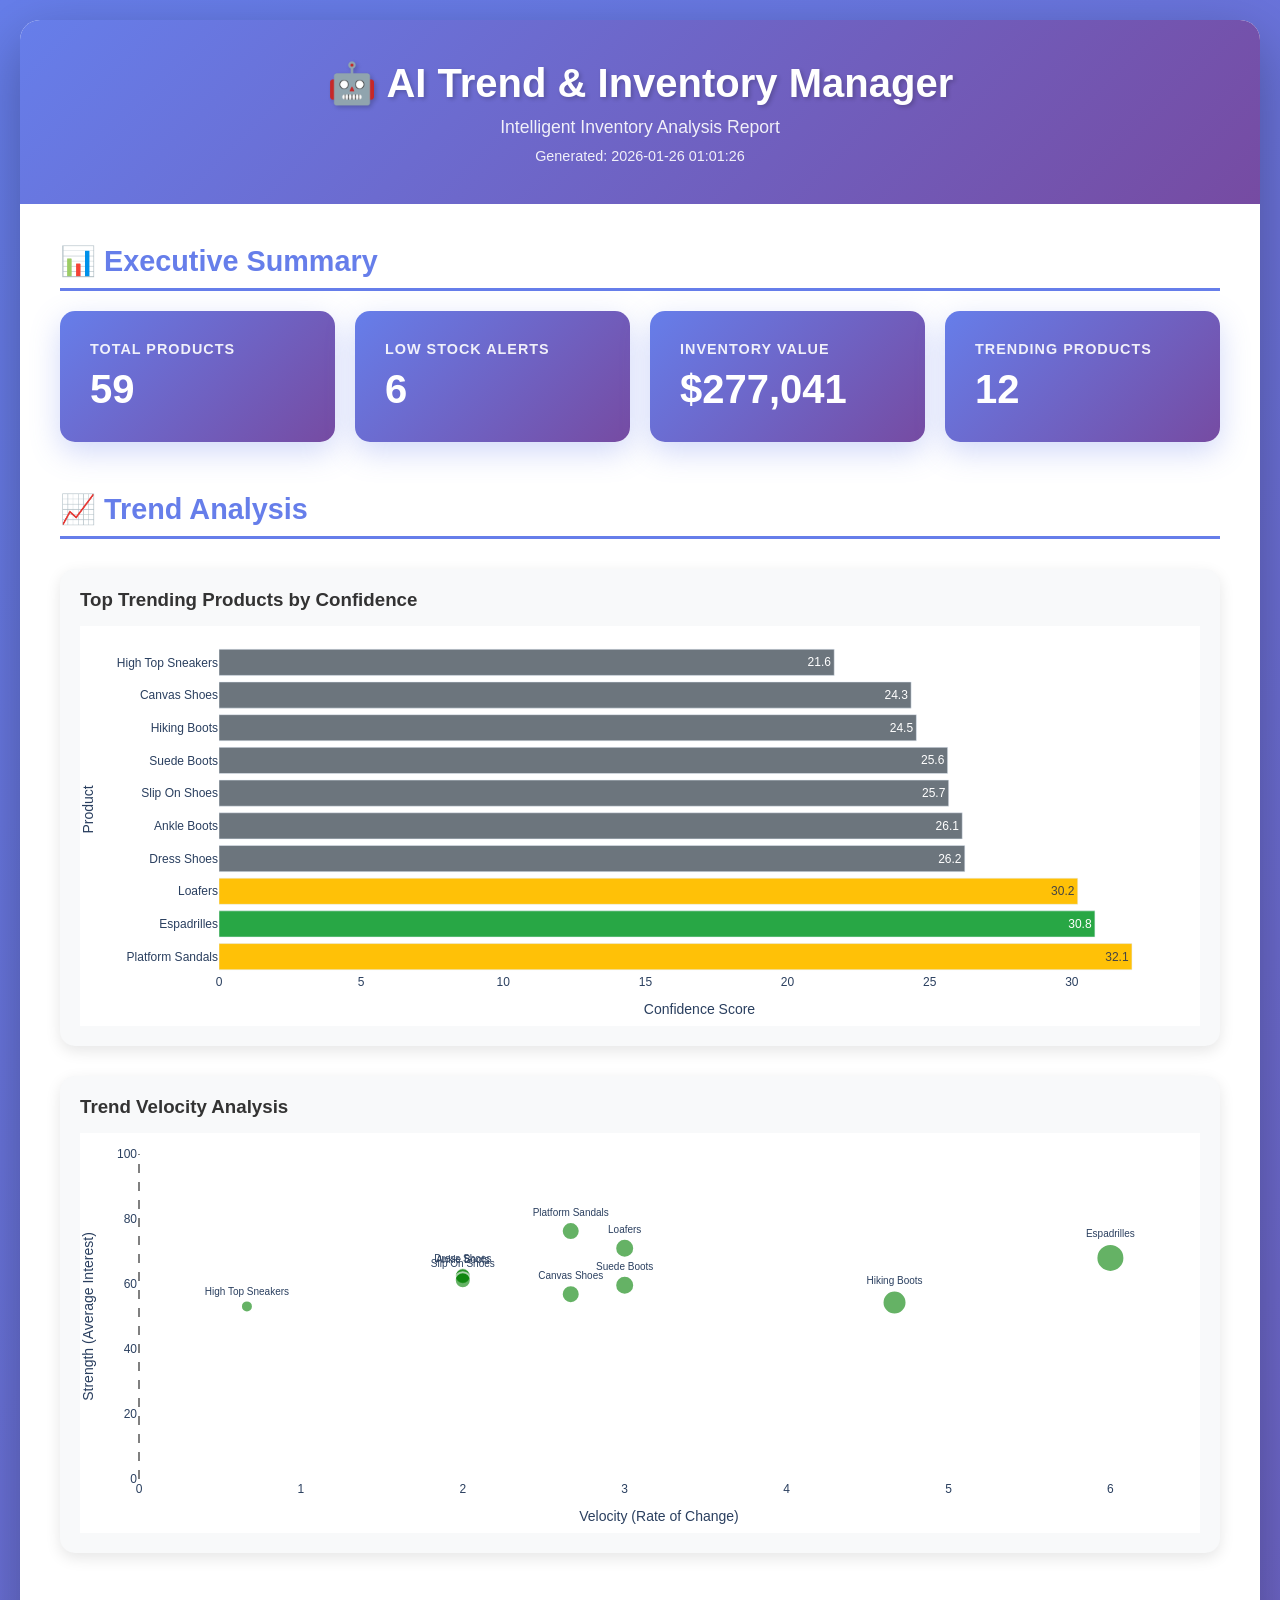
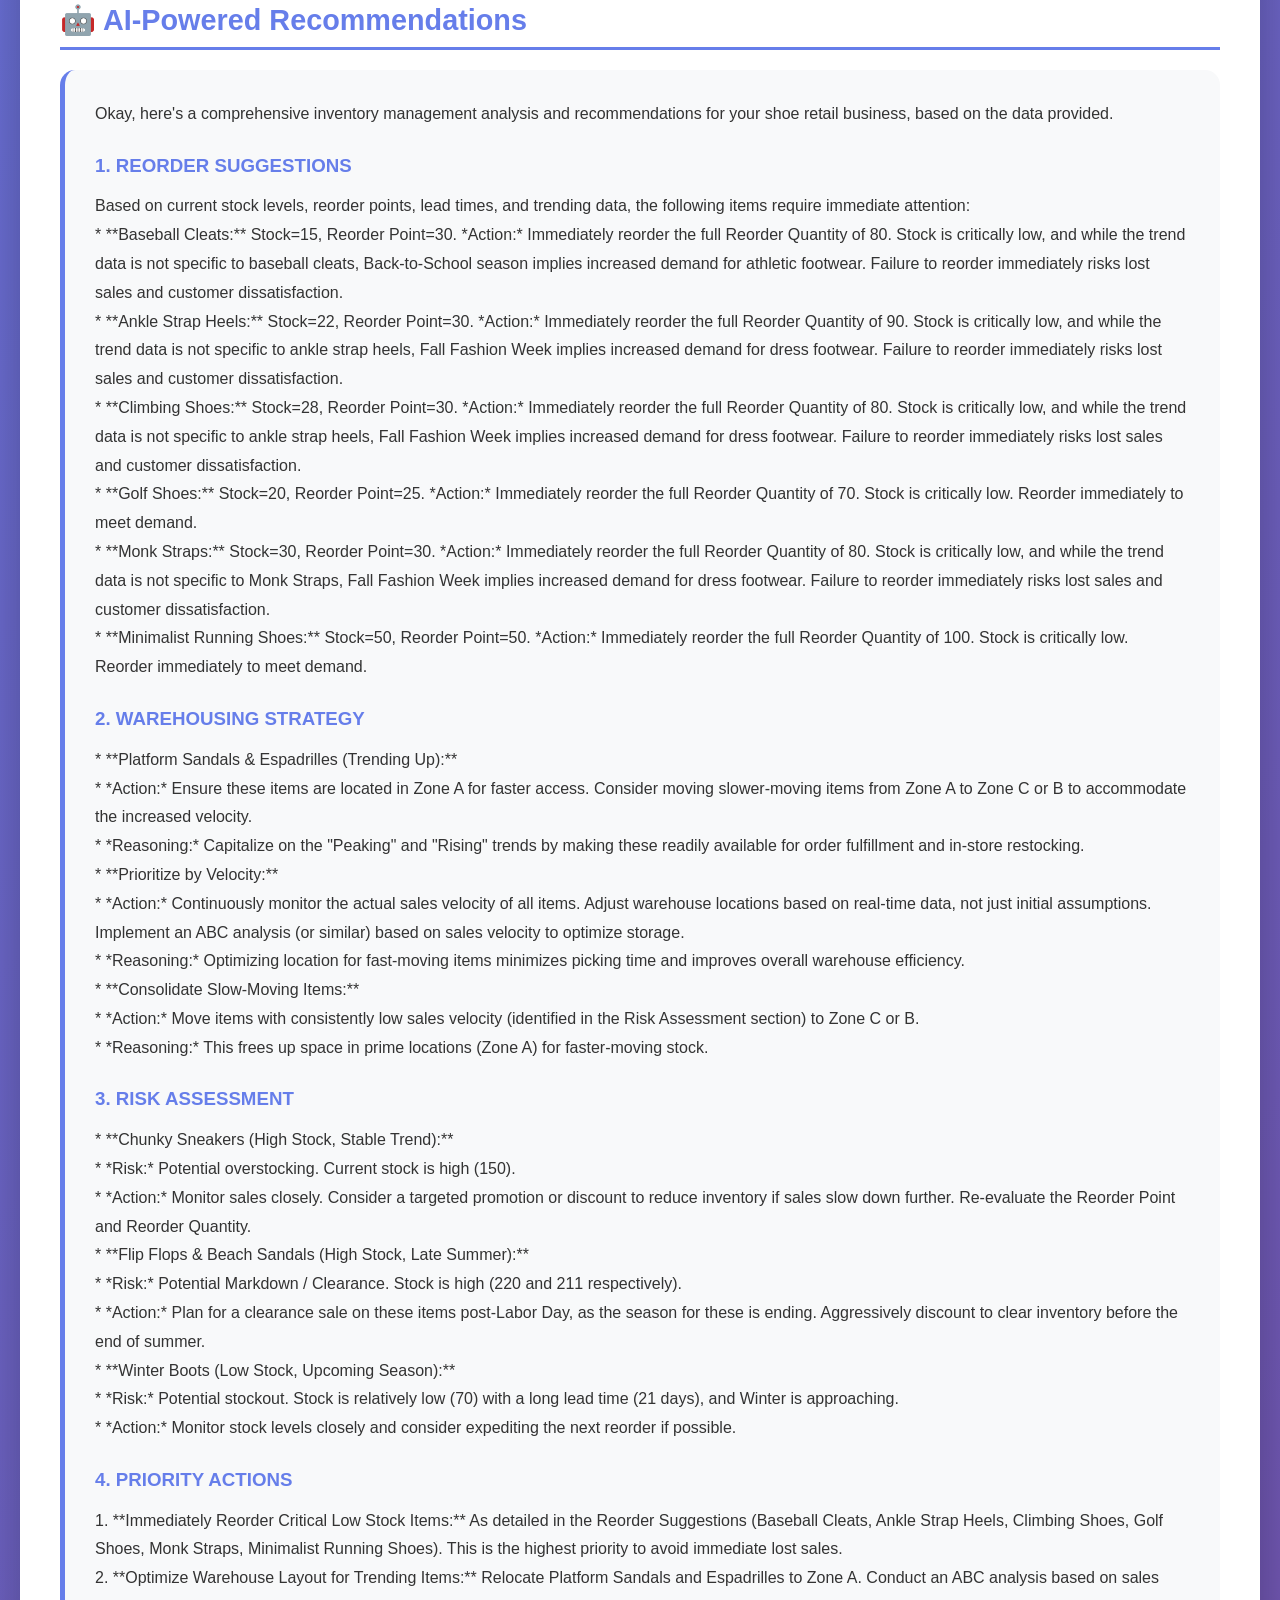
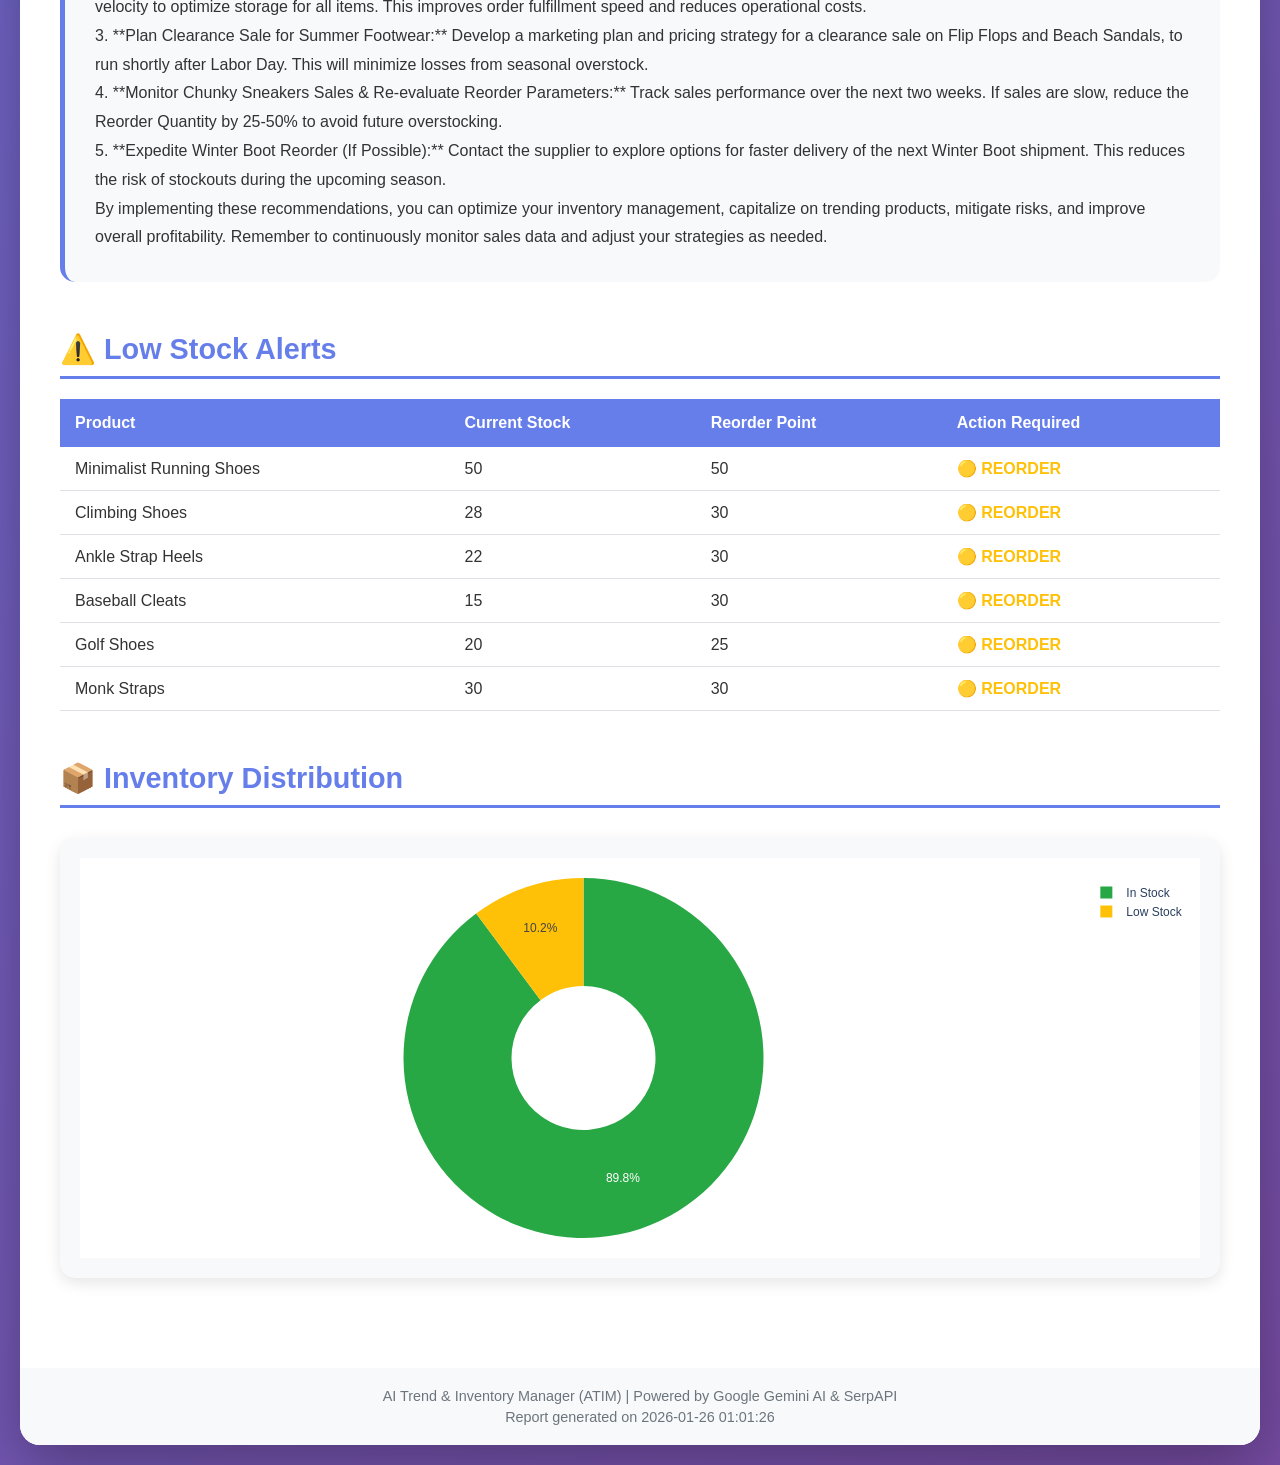
<file: src/reports/atim_report_20260126_010126.html>
<!DOCTYPE html>
<html lang="en">
<head>
    <meta charset="UTF-8">
    <meta name="viewport" content="width=device-width, initial-scale=1.0">
    <title>ATIM Report - 2026-01-26 01:01:26</title>
    <script src="https://cdn.plot.ly/plotly-2.27.0.min.js"></script>
    <style>
        * {
            margin: 0;
            padding: 0;
            box-sizing: border-box;
        }
        
        body {
            font-family: 'Segoe UI', Tahoma, Geneva, Verdana, sans-serif;
            background: linear-gradient(135deg, #667eea 0%, #764ba2 100%);
            padding: 20px;
            color: #333;
        }
        
        .container {
            max-width: 1400px;
            margin: 0 auto;
            background: white;
            border-radius: 20px;
            box-shadow: 0 20px 60px rgba(0,0,0,0.3);
            overflow: hidden;
        }
        
        .header {
            background: linear-gradient(135deg, #667eea 0%, #764ba2 100%);
            color: white;
            padding: 40px;
            text-align: center;
        }
        
        .header h1 {
            font-size: 2.5em;
            margin-bottom: 10px;
            text-shadow: 2px 2px 4px rgba(0,0,0,0.2);
        }
        
        .header p {
            font-size: 1.1em;
            opacity: 0.9;
        }
        
        .content {
            padding: 40px;
        }
        
        .section {
            margin-bottom: 50px;
        }
        
        .section-title {
            font-size: 1.8em;
            color: #667eea;
            margin-bottom: 20px;
            padding-bottom: 10px;
            border-bottom: 3px solid #667eea;
        }
        
        .stats-grid {
            display: grid;
            grid-template-columns: repeat(auto-fit, minmax(250px, 1fr));
            gap: 20px;
            margin-bottom: 30px;
        }
        
        .stat-card {
            background: linear-gradient(135deg, #667eea 0%, #764ba2 100%);
            color: white;
            padding: 30px;
            border-radius: 15px;
            box-shadow: 0 10px 30px rgba(102, 126, 234, 0.3);
            transition: transform 0.3s;
        }
        
        .stat-card:hover {
            transform: translateY(-5px);
        }
        
        .stat-card h3 {
            font-size: 0.9em;
            opacity: 0.9;
            margin-bottom: 10px;
            text-transform: uppercase;
            letter-spacing: 1px;
        }
        
        .stat-card .value {
            font-size: 2.5em;
            font-weight: bold;
        }
        
        .chart-container {
            margin: 30px 0;
            background: #f8f9fa;
            padding: 20px;
            border-radius: 15px;
            box-shadow: 0 5px 15px rgba(0,0,0,0.1);
        }
        
        .recommendations {
            background: #f8f9fa;
            padding: 30px;
            border-radius: 15px;
            border-left: 5px solid #667eea;
            line-height: 1.8;
        }
        
        .recommendations h3 {
            color: #667eea;
            margin-top: 20px;
            margin-bottom: 10px;
        }
        
        .recommendations ul {
            margin-left: 20px;
        }
        
        .recommendations li {
            margin-bottom: 10px;
        }
        
        .alert-table {
            width: 100%;
            border-collapse: collapse;
            margin-top: 20px;
        }
        
        .alert-table th {
            background: #667eea;
            color: white;
            padding: 15px;
            text-align: left;
            font-weight: 600;
        }
        
        .alert-table td {
            padding: 12px 15px;
            border-bottom: 1px solid #dee2e6;
        }
        
        .alert-table tr:hover {
            background: #f8f9fa;
        }
        
        .urgent {
            color: #dc3545;
            font-weight: bold;
        }
        
        .warning {
            color: #ffc107;
            font-weight: bold;
        }
        
        .footer {
            background: #f8f9fa;
            padding: 20px;
            text-align: center;
            color: #6c757d;
            font-size: 0.9em;
        }
        
        @media print {
            body {
                background: white;
                padding: 0;
            }
            .container {
                box-shadow: none;
            }
        }
    </style>
</head>
<body>
    <div class="container">
        <div class="header">
            <h1>🤖 AI Trend & Inventory Manager</h1>
            <p>Intelligent Inventory Analysis Report</p>
            <p style="font-size: 0.9em; margin-top: 10px;">Generated: 2026-01-26 01:01:26</p>
        </div>
        
        <div class="content">
            <!-- Executive Summary -->
            <div class="section">
                <h2 class="section-title">📊 Executive Summary</h2>
                <div class="stats-grid">
                    <div class="stat-card">
                        <h3>Total Products</h3>
                        <div class="value">59</div>
                    </div>
                    <div class="stat-card">
                        <h3>Low Stock Alerts</h3>
                        <div class="value">6</div>
                    </div>
                    <div class="stat-card">
                        <h3>Inventory Value</h3>
                        <div class="value">$277,041</div>
                    </div>
                    <div class="stat-card">
                        <h3>Trending Products</h3>
                        <div class="value">12</div>
                    </div>
                </div>
            </div>
            
            <!-- Trend Analysis Charts -->
            <div class="section">
                <h2 class="section-title">📈 Trend Analysis</h2>
                
                <div class="chart-container">
                    <h3 style="margin-bottom: 15px;">Top Trending Products by Confidence</h3>
                    <div id="trends-chart"></div>
                </div>
                
                <div class="chart-container">
                    <h3 style="margin-bottom: 15px;">Trend Velocity Analysis</h3>
                    <div id="velocity-chart"></div>
                </div>
            </div>
            
            <!-- AI Recommendations -->
            <div class="section">
                <h2 class="section-title">🤖 AI-Powered Recommendations</h2>
                <div class="recommendations">
                    <p>Okay, here's a comprehensive inventory management analysis and recommendations for your shoe retail business, based on the data provided.</p>
<h3>1. REORDER SUGGESTIONS</h3>
<p>Based on current stock levels, reorder points, lead times, and trending data, the following items require immediate attention:</p>
<p>*   **Baseball Cleats:** Stock=15, Reorder Point=30. *Action:* Immediately reorder the full Reorder Quantity of 80. Stock is critically low, and while the trend data is not specific to baseball cleats, Back-to-School season implies increased demand for athletic footwear. Failure to reorder immediately risks lost sales and customer dissatisfaction.</p>
<p>*   **Ankle Strap Heels:** Stock=22, Reorder Point=30. *Action:* Immediately reorder the full Reorder Quantity of 90. Stock is critically low, and while the trend data is not specific to ankle strap heels, Fall Fashion Week implies increased demand for dress footwear. Failure to reorder immediately risks lost sales and customer dissatisfaction.</p>
<p>*   **Climbing Shoes:** Stock=28, Reorder Point=30. *Action:* Immediately reorder the full Reorder Quantity of 80. Stock is critically low, and while the trend data is not specific to ankle strap heels, Fall Fashion Week implies increased demand for dress footwear. Failure to reorder immediately risks lost sales and customer dissatisfaction.</p>
<p>*   **Golf Shoes:** Stock=20, Reorder Point=25. *Action:* Immediately reorder the full Reorder Quantity of 70. Stock is critically low. Reorder immediately to meet demand.</p>
<p>*   **Monk Straps:** Stock=30, Reorder Point=30. *Action:* Immediately reorder the full Reorder Quantity of 80. Stock is critically low, and while the trend data is not specific to Monk Straps, Fall Fashion Week implies increased demand for dress footwear. Failure to reorder immediately risks lost sales and customer dissatisfaction.</p>
<p>*   **Minimalist Running Shoes:** Stock=50, Reorder Point=50. *Action:* Immediately reorder the full Reorder Quantity of 100. Stock is critically low. Reorder immediately to meet demand.</p>
<h3>2. WAREHOUSING STRATEGY</h3>
<p>*   **Platform Sandals & Espadrilles (Trending Up):**</p>
<p>    *   *Action:* Ensure these items are located in Zone A for faster access. Consider moving slower-moving items from Zone A to Zone C or B to accommodate the increased velocity.</p>
<p>    *   *Reasoning:* Capitalize on the "Peaking" and "Rising" trends by making these readily available for order fulfillment and in-store restocking.</p>
<p>*   **Prioritize by Velocity:**</p>
<p>    *   *Action:* Continuously monitor the actual sales velocity of all items. Adjust warehouse locations based on real-time data, not just initial assumptions. Implement an ABC analysis (or similar) based on sales velocity to optimize storage.</p>
<p>    *   *Reasoning:* Optimizing location for fast-moving items minimizes picking time and improves overall warehouse efficiency.</p>
<p>*   **Consolidate Slow-Moving Items:**</p>
<p>    *   *Action:* Move items with consistently low sales velocity (identified in the Risk Assessment section) to Zone C or B.</p>
<p>    *   *Reasoning:* This frees up space in prime locations (Zone A) for faster-moving stock.</p>
<h3>3. RISK ASSESSMENT</h3>
<p>*   **Chunky Sneakers (High Stock, Stable Trend):**</p>
<p>    *   *Risk:* Potential overstocking. Current stock is high (150).</p>
<p>    *   *Action:* Monitor sales closely. Consider a targeted promotion or discount to reduce inventory if sales slow down further. Re-evaluate the Reorder Point and Reorder Quantity.</p>
<p>*   **Flip Flops & Beach Sandals (High Stock, Late Summer):**</p>
<p>    *   *Risk:* Potential Markdown / Clearance. Stock is high (220 and 211 respectively).</p>
<p>    *   *Action:* Plan for a clearance sale on these items post-Labor Day, as the season for these is ending. Aggressively discount to clear inventory before the end of summer.</p>
<p>*   **Winter Boots (Low Stock, Upcoming Season):**</p>
<p>    *   *Risk:* Potential stockout. Stock is relatively low (70) with a long lead time (21 days), and Winter is approaching.</p>
<p>    *   *Action:* Monitor stock levels closely and consider expediting the next reorder if possible.</p>
<h3>4. PRIORITY ACTIONS</h3>
<p>1.  **Immediately Reorder Critical Low Stock Items:** As detailed in the Reorder Suggestions (Baseball Cleats, Ankle Strap Heels, Climbing Shoes, Golf Shoes, Monk Straps, Minimalist Running Shoes). This is the highest priority to avoid immediate lost sales.</p>
<p>2.  **Optimize Warehouse Layout for Trending Items:** Relocate Platform Sandals and Espadrilles to Zone A. Conduct an ABC analysis based on sales velocity to optimize storage for all items. This improves order fulfillment speed and reduces operational costs.</p>
<p>3.  **Plan Clearance Sale for Summer Footwear:** Develop a marketing plan and pricing strategy for a clearance sale on Flip Flops and Beach Sandals, to run shortly after Labor Day. This will minimize losses from seasonal overstock.</p>
<p>4.  **Monitor Chunky Sneakers Sales & Re-evaluate Reorder Parameters:** Track sales performance over the next two weeks. If sales are slow, reduce the Reorder Quantity by 25-50% to avoid future overstocking.</p>
<p>5.  **Expedite Winter Boot Reorder (If Possible):** Contact the supplier to explore options for faster delivery of the next Winter Boot shipment. This reduces the risk of stockouts during the upcoming season.</p>
<p>By implementing these recommendations, you can optimize your inventory management, capitalize on trending products, mitigate risks, and improve overall profitability. Remember to continuously monitor sales data and adjust your strategies as needed.</p>
                </div>
            </div>
            
            <!-- Low Stock Alerts -->
            <div class="section">
                <h2 class="section-title">⚠️ Low Stock Alerts</h2>
                
        <table class="alert-table">
            <thead>
                <tr>
                    <th>Product</th>
                    <th>Current Stock</th>
                    <th>Reorder Point</th>
                    <th>Action Required</th>
                </tr>
            </thead>
            <tbody>
                
                <tr>
                    <td>Minimalist Running Shoes</td>
                    <td>50</td>
                    <td>50</td>
                    <td class="warning">🟡 REORDER</td>
                </tr>
            
                <tr>
                    <td>Climbing Shoes</td>
                    <td>28</td>
                    <td>30</td>
                    <td class="warning">🟡 REORDER</td>
                </tr>
            
                <tr>
                    <td>Ankle Strap Heels</td>
                    <td>22</td>
                    <td>30</td>
                    <td class="warning">🟡 REORDER</td>
                </tr>
            
                <tr>
                    <td>Baseball Cleats</td>
                    <td>15</td>
                    <td>30</td>
                    <td class="warning">🟡 REORDER</td>
                </tr>
            
                <tr>
                    <td>Golf Shoes</td>
                    <td>20</td>
                    <td>25</td>
                    <td class="warning">🟡 REORDER</td>
                </tr>
            
                <tr>
                    <td>Monk Straps</td>
                    <td>30</td>
                    <td>30</td>
                    <td class="warning">🟡 REORDER</td>
                </tr>
            
            </tbody>
        </table>
        
            </div>
            
            <!-- Inventory Overview -->
            <div class="section">
                <h2 class="section-title">📦 Inventory Distribution</h2>
                <div class="chart-container">
                    <div id="inventory-chart"></div>
                </div>
            </div>
        </div>
        
        <div class="footer">
            <p>AI Trend & Inventory Manager (ATIM) | Powered by Google Gemini AI & SerpAPI</p>
            <p style="margin-top: 5px;">Report generated on 2026-01-26 01:01:26</p>
        </div>
    </div>
    
    <script>
        // Trends Chart
        Plotly.newPlot('trends-chart', {"data":[{"marker":{"color":["#ffc107","#28a745","#ffc107","#6c757d","#6c757d","#6c757d","#6c757d","#6c757d","#6c757d","#6c757d"]},"orientation":"h","text":["32.1","30.8","30.2","26.2","26.1","25.7","25.6","24.5","24.3","21.6"],"textposition":"auto","x":[32.116129032258065,30.81290322580645,30.208602150537633,26.236559139784948,26.146236559139787,25.668817204301074,25.63225806451613,24.533333333333335,24.348387096774196,21.643010752688173],"y":["Platform Sandals","Espadrilles","Loafers","Dress Shoes","Ankle Boots","Slip On Shoes","Suede Boots","Hiking Boots","Canvas Shoes","High Top Sneakers"],"type":"bar"}],"layout":{"template":{"data":{"histogram2dcontour":[{"type":"histogram2dcontour","colorbar":{"outlinewidth":0,"ticks":""},"colorscale":[[0.0,"#0d0887"],[0.1111111111111111,"#46039f"],[0.2222222222222222,"#7201a8"],[0.3333333333333333,"#9c179e"],[0.4444444444444444,"#bd3786"],[0.5555555555555556,"#d8576b"],[0.6666666666666666,"#ed7953"],[0.7777777777777778,"#fb9f3a"],[0.8888888888888888,"#fdca26"],[1.0,"#f0f921"]]}],"choropleth":[{"type":"choropleth","colorbar":{"outlinewidth":0,"ticks":""}}],"histogram2d":[{"type":"histogram2d","colorbar":{"outlinewidth":0,"ticks":""},"colorscale":[[0.0,"#0d0887"],[0.1111111111111111,"#46039f"],[0.2222222222222222,"#7201a8"],[0.3333333333333333,"#9c179e"],[0.4444444444444444,"#bd3786"],[0.5555555555555556,"#d8576b"],[0.6666666666666666,"#ed7953"],[0.7777777777777778,"#fb9f3a"],[0.8888888888888888,"#fdca26"],[1.0,"#f0f921"]]}],"heatmap":[{"type":"heatmap","colorbar":{"outlinewidth":0,"ticks":""},"colorscale":[[0.0,"#0d0887"],[0.1111111111111111,"#46039f"],[0.2222222222222222,"#7201a8"],[0.3333333333333333,"#9c179e"],[0.4444444444444444,"#bd3786"],[0.5555555555555556,"#d8576b"],[0.6666666666666666,"#ed7953"],[0.7777777777777778,"#fb9f3a"],[0.8888888888888888,"#fdca26"],[1.0,"#f0f921"]]}],"contourcarpet":[{"type":"contourcarpet","colorbar":{"outlinewidth":0,"ticks":""}}],"contour":[{"type":"contour","colorbar":{"outlinewidth":0,"ticks":""},"colorscale":[[0.0,"#0d0887"],[0.1111111111111111,"#46039f"],[0.2222222222222222,"#7201a8"],[0.3333333333333333,"#9c179e"],[0.4444444444444444,"#bd3786"],[0.5555555555555556,"#d8576b"],[0.6666666666666666,"#ed7953"],[0.7777777777777778,"#fb9f3a"],[0.8888888888888888,"#fdca26"],[1.0,"#f0f921"]]}],"surface":[{"type":"surface","colorbar":{"outlinewidth":0,"ticks":""},"colorscale":[[0.0,"#0d0887"],[0.1111111111111111,"#46039f"],[0.2222222222222222,"#7201a8"],[0.3333333333333333,"#9c179e"],[0.4444444444444444,"#bd3786"],[0.5555555555555556,"#d8576b"],[0.6666666666666666,"#ed7953"],[0.7777777777777778,"#fb9f3a"],[0.8888888888888888,"#fdca26"],[1.0,"#f0f921"]]}],"mesh3d":[{"type":"mesh3d","colorbar":{"outlinewidth":0,"ticks":""}}],"scatter":[{"fillpattern":{"fillmode":"overlay","size":10,"solidity":0.2},"type":"scatter"}],"parcoords":[{"type":"parcoords","line":{"colorbar":{"outlinewidth":0,"ticks":""}}}],"scatterpolargl":[{"type":"scatterpolargl","marker":{"colorbar":{"outlinewidth":0,"ticks":""}}}],"bar":[{"error_x":{"color":"#2a3f5f"},"error_y":{"color":"#2a3f5f"},"marker":{"line":{"color":"#E5ECF6","width":0.5},"pattern":{"fillmode":"overlay","size":10,"solidity":0.2}},"type":"bar"}],"scattergeo":[{"type":"scattergeo","marker":{"colorbar":{"outlinewidth":0,"ticks":""}}}],"scatterpolar":[{"type":"scatterpolar","marker":{"colorbar":{"outlinewidth":0,"ticks":""}}}],"histogram":[{"marker":{"pattern":{"fillmode":"overlay","size":10,"solidity":0.2}},"type":"histogram"}],"scattergl":[{"type":"scattergl","marker":{"colorbar":{"outlinewidth":0,"ticks":""}}}],"scatter3d":[{"type":"scatter3d","line":{"colorbar":{"outlinewidth":0,"ticks":""}},"marker":{"colorbar":{"outlinewidth":0,"ticks":""}}}],"scattermap":[{"type":"scattermap","marker":{"colorbar":{"outlinewidth":0,"ticks":""}}}],"scattermapbox":[{"type":"scattermapbox","marker":{"colorbar":{"outlinewidth":0,"ticks":""}}}],"scatterternary":[{"type":"scatterternary","marker":{"colorbar":{"outlinewidth":0,"ticks":""}}}],"scattercarpet":[{"type":"scattercarpet","marker":{"colorbar":{"outlinewidth":0,"ticks":""}}}],"carpet":[{"aaxis":{"endlinecolor":"#2a3f5f","gridcolor":"white","linecolor":"white","minorgridcolor":"white","startlinecolor":"#2a3f5f"},"baxis":{"endlinecolor":"#2a3f5f","gridcolor":"white","linecolor":"white","minorgridcolor":"white","startlinecolor":"#2a3f5f"},"type":"carpet"}],"table":[{"cells":{"fill":{"color":"#EBF0F8"},"line":{"color":"white"}},"header":{"fill":{"color":"#C8D4E3"},"line":{"color":"white"}},"type":"table"}],"barpolar":[{"marker":{"line":{"color":"#E5ECF6","width":0.5},"pattern":{"fillmode":"overlay","size":10,"solidity":0.2}},"type":"barpolar"}],"pie":[{"automargin":true,"type":"pie"}]},"layout":{"autotypenumbers":"strict","colorway":["#636efa","#EF553B","#00cc96","#ab63fa","#FFA15A","#19d3f3","#FF6692","#B6E880","#FF97FF","#FECB52"],"font":{"color":"#2a3f5f"},"hovermode":"closest","hoverlabel":{"align":"left"},"paper_bgcolor":"white","plot_bgcolor":"#E5ECF6","polar":{"bgcolor":"#E5ECF6","angularaxis":{"gridcolor":"white","linecolor":"white","ticks":""},"radialaxis":{"gridcolor":"white","linecolor":"white","ticks":""}},"ternary":{"bgcolor":"#E5ECF6","aaxis":{"gridcolor":"white","linecolor":"white","ticks":""},"baxis":{"gridcolor":"white","linecolor":"white","ticks":""},"caxis":{"gridcolor":"white","linecolor":"white","ticks":""}},"coloraxis":{"colorbar":{"outlinewidth":0,"ticks":""}},"colorscale":{"sequential":[[0.0,"#0d0887"],[0.1111111111111111,"#46039f"],[0.2222222222222222,"#7201a8"],[0.3333333333333333,"#9c179e"],[0.4444444444444444,"#bd3786"],[0.5555555555555556,"#d8576b"],[0.6666666666666666,"#ed7953"],[0.7777777777777778,"#fb9f3a"],[0.8888888888888888,"#fdca26"],[1.0,"#f0f921"]],"sequentialminus":[[0.0,"#0d0887"],[0.1111111111111111,"#46039f"],[0.2222222222222222,"#7201a8"],[0.3333333333333333,"#9c179e"],[0.4444444444444444,"#bd3786"],[0.5555555555555556,"#d8576b"],[0.6666666666666666,"#ed7953"],[0.7777777777777778,"#fb9f3a"],[0.8888888888888888,"#fdca26"],[1.0,"#f0f921"]],"diverging":[[0,"#8e0152"],[0.1,"#c51b7d"],[0.2,"#de77ae"],[0.3,"#f1b6da"],[0.4,"#fde0ef"],[0.5,"#f7f7f7"],[0.6,"#e6f5d0"],[0.7,"#b8e186"],[0.8,"#7fbc41"],[0.9,"#4d9221"],[1,"#276419"]]},"xaxis":{"gridcolor":"white","linecolor":"white","ticks":"","title":{"standoff":15},"zerolinecolor":"white","automargin":true,"zerolinewidth":2},"yaxis":{"gridcolor":"white","linecolor":"white","ticks":"","title":{"standoff":15},"zerolinecolor":"white","automargin":true,"zerolinewidth":2},"scene":{"xaxis":{"backgroundcolor":"#E5ECF6","gridcolor":"white","linecolor":"white","showbackground":true,"ticks":"","zerolinecolor":"white","gridwidth":2},"yaxis":{"backgroundcolor":"#E5ECF6","gridcolor":"white","linecolor":"white","showbackground":true,"ticks":"","zerolinecolor":"white","gridwidth":2},"zaxis":{"backgroundcolor":"#E5ECF6","gridcolor":"white","linecolor":"white","showbackground":true,"ticks":"","zerolinecolor":"white","gridwidth":2}},"shapedefaults":{"line":{"color":"#2a3f5f"}},"annotationdefaults":{"arrowcolor":"#2a3f5f","arrowhead":0,"arrowwidth":1},"geo":{"bgcolor":"white","landcolor":"#E5ECF6","subunitcolor":"white","showland":true,"showlakes":true,"lakecolor":"white"},"title":{"x":0.05},"mapbox":{"style":"light"}}},"margin":{"l":20,"r":20,"t":20,"b":20},"xaxis":{"title":{"text":"Confidence Score"}},"yaxis":{"title":{"text":"Product"}},"height":400,"plot_bgcolor":"white"}});
        
        // Velocity Chart
        Plotly.newPlot('velocity-chart', {"data":[{"marker":{"color":["green","green","green","green","green","green","green","green","green","green"],"line":{"color":"white","width":2},"opacity":0.6,"size":[18.0,28.0,19.0,16.0,16.0,16.0,19.0,24.0,18.0,12.0]},"mode":"markers+text","text":["Platform Sandals","Espadrilles","Loafers","Dress Shoes","Ankle Boots","Slip On Shoes","Suede Boots","Hiking Boots","Canvas Shoes","High Top Sneakers"],"textfont":{"size":10},"textposition":"top center","x":[2.6666666666666665,6.0,3.0,2.0,2.0,2.0,3.0,4.666666666666667,2.6666666666666665,0.6666666666666666],"y":[76.29032258064517,68.03225806451613,71.02150537634408,62.59139784946237,62.365591397849464,61.17204301075269,59.58064516129032,54.333333333333336,56.87096774193548,53.10752688172043],"type":"scatter"}],"layout":{"template":{"data":{"histogram2dcontour":[{"type":"histogram2dcontour","colorbar":{"outlinewidth":0,"ticks":""},"colorscale":[[0.0,"#0d0887"],[0.1111111111111111,"#46039f"],[0.2222222222222222,"#7201a8"],[0.3333333333333333,"#9c179e"],[0.4444444444444444,"#bd3786"],[0.5555555555555556,"#d8576b"],[0.6666666666666666,"#ed7953"],[0.7777777777777778,"#fb9f3a"],[0.8888888888888888,"#fdca26"],[1.0,"#f0f921"]]}],"choropleth":[{"type":"choropleth","colorbar":{"outlinewidth":0,"ticks":""}}],"histogram2d":[{"type":"histogram2d","colorbar":{"outlinewidth":0,"ticks":""},"colorscale":[[0.0,"#0d0887"],[0.1111111111111111,"#46039f"],[0.2222222222222222,"#7201a8"],[0.3333333333333333,"#9c179e"],[0.4444444444444444,"#bd3786"],[0.5555555555555556,"#d8576b"],[0.6666666666666666,"#ed7953"],[0.7777777777777778,"#fb9f3a"],[0.8888888888888888,"#fdca26"],[1.0,"#f0f921"]]}],"heatmap":[{"type":"heatmap","colorbar":{"outlinewidth":0,"ticks":""},"colorscale":[[0.0,"#0d0887"],[0.1111111111111111,"#46039f"],[0.2222222222222222,"#7201a8"],[0.3333333333333333,"#9c179e"],[0.4444444444444444,"#bd3786"],[0.5555555555555556,"#d8576b"],[0.6666666666666666,"#ed7953"],[0.7777777777777778,"#fb9f3a"],[0.8888888888888888,"#fdca26"],[1.0,"#f0f921"]]}],"contourcarpet":[{"type":"contourcarpet","colorbar":{"outlinewidth":0,"ticks":""}}],"contour":[{"type":"contour","colorbar":{"outlinewidth":0,"ticks":""},"colorscale":[[0.0,"#0d0887"],[0.1111111111111111,"#46039f"],[0.2222222222222222,"#7201a8"],[0.3333333333333333,"#9c179e"],[0.4444444444444444,"#bd3786"],[0.5555555555555556,"#d8576b"],[0.6666666666666666,"#ed7953"],[0.7777777777777778,"#fb9f3a"],[0.8888888888888888,"#fdca26"],[1.0,"#f0f921"]]}],"surface":[{"type":"surface","colorbar":{"outlinewidth":0,"ticks":""},"colorscale":[[0.0,"#0d0887"],[0.1111111111111111,"#46039f"],[0.2222222222222222,"#7201a8"],[0.3333333333333333,"#9c179e"],[0.4444444444444444,"#bd3786"],[0.5555555555555556,"#d8576b"],[0.6666666666666666,"#ed7953"],[0.7777777777777778,"#fb9f3a"],[0.8888888888888888,"#fdca26"],[1.0,"#f0f921"]]}],"mesh3d":[{"type":"mesh3d","colorbar":{"outlinewidth":0,"ticks":""}}],"scatter":[{"fillpattern":{"fillmode":"overlay","size":10,"solidity":0.2},"type":"scatter"}],"parcoords":[{"type":"parcoords","line":{"colorbar":{"outlinewidth":0,"ticks":""}}}],"scatterpolargl":[{"type":"scatterpolargl","marker":{"colorbar":{"outlinewidth":0,"ticks":""}}}],"bar":[{"error_x":{"color":"#2a3f5f"},"error_y":{"color":"#2a3f5f"},"marker":{"line":{"color":"#E5ECF6","width":0.5},"pattern":{"fillmode":"overlay","size":10,"solidity":0.2}},"type":"bar"}],"scattergeo":[{"type":"scattergeo","marker":{"colorbar":{"outlinewidth":0,"ticks":""}}}],"scatterpolar":[{"type":"scatterpolar","marker":{"colorbar":{"outlinewidth":0,"ticks":""}}}],"histogram":[{"marker":{"pattern":{"fillmode":"overlay","size":10,"solidity":0.2}},"type":"histogram"}],"scattergl":[{"type":"scattergl","marker":{"colorbar":{"outlinewidth":0,"ticks":""}}}],"scatter3d":[{"type":"scatter3d","line":{"colorbar":{"outlinewidth":0,"ticks":""}},"marker":{"colorbar":{"outlinewidth":0,"ticks":""}}}],"scattermap":[{"type":"scattermap","marker":{"colorbar":{"outlinewidth":0,"ticks":""}}}],"scattermapbox":[{"type":"scattermapbox","marker":{"colorbar":{"outlinewidth":0,"ticks":""}}}],"scatterternary":[{"type":"scatterternary","marker":{"colorbar":{"outlinewidth":0,"ticks":""}}}],"scattercarpet":[{"type":"scattercarpet","marker":{"colorbar":{"outlinewidth":0,"ticks":""}}}],"carpet":[{"aaxis":{"endlinecolor":"#2a3f5f","gridcolor":"white","linecolor":"white","minorgridcolor":"white","startlinecolor":"#2a3f5f"},"baxis":{"endlinecolor":"#2a3f5f","gridcolor":"white","linecolor":"white","minorgridcolor":"white","startlinecolor":"#2a3f5f"},"type":"carpet"}],"table":[{"cells":{"fill":{"color":"#EBF0F8"},"line":{"color":"white"}},"header":{"fill":{"color":"#C8D4E3"},"line":{"color":"white"}},"type":"table"}],"barpolar":[{"marker":{"line":{"color":"#E5ECF6","width":0.5},"pattern":{"fillmode":"overlay","size":10,"solidity":0.2}},"type":"barpolar"}],"pie":[{"automargin":true,"type":"pie"}]},"layout":{"autotypenumbers":"strict","colorway":["#636efa","#EF553B","#00cc96","#ab63fa","#FFA15A","#19d3f3","#FF6692","#B6E880","#FF97FF","#FECB52"],"font":{"color":"#2a3f5f"},"hovermode":"closest","hoverlabel":{"align":"left"},"paper_bgcolor":"white","plot_bgcolor":"#E5ECF6","polar":{"bgcolor":"#E5ECF6","angularaxis":{"gridcolor":"white","linecolor":"white","ticks":""},"radialaxis":{"gridcolor":"white","linecolor":"white","ticks":""}},"ternary":{"bgcolor":"#E5ECF6","aaxis":{"gridcolor":"white","linecolor":"white","ticks":""},"baxis":{"gridcolor":"white","linecolor":"white","ticks":""},"caxis":{"gridcolor":"white","linecolor":"white","ticks":""}},"coloraxis":{"colorbar":{"outlinewidth":0,"ticks":""}},"colorscale":{"sequential":[[0.0,"#0d0887"],[0.1111111111111111,"#46039f"],[0.2222222222222222,"#7201a8"],[0.3333333333333333,"#9c179e"],[0.4444444444444444,"#bd3786"],[0.5555555555555556,"#d8576b"],[0.6666666666666666,"#ed7953"],[0.7777777777777778,"#fb9f3a"],[0.8888888888888888,"#fdca26"],[1.0,"#f0f921"]],"sequentialminus":[[0.0,"#0d0887"],[0.1111111111111111,"#46039f"],[0.2222222222222222,"#7201a8"],[0.3333333333333333,"#9c179e"],[0.4444444444444444,"#bd3786"],[0.5555555555555556,"#d8576b"],[0.6666666666666666,"#ed7953"],[0.7777777777777778,"#fb9f3a"],[0.8888888888888888,"#fdca26"],[1.0,"#f0f921"]],"diverging":[[0,"#8e0152"],[0.1,"#c51b7d"],[0.2,"#de77ae"],[0.3,"#f1b6da"],[0.4,"#fde0ef"],[0.5,"#f7f7f7"],[0.6,"#e6f5d0"],[0.7,"#b8e186"],[0.8,"#7fbc41"],[0.9,"#4d9221"],[1,"#276419"]]},"xaxis":{"gridcolor":"white","linecolor":"white","ticks":"","title":{"standoff":15},"zerolinecolor":"white","automargin":true,"zerolinewidth":2},"yaxis":{"gridcolor":"white","linecolor":"white","ticks":"","title":{"standoff":15},"zerolinecolor":"white","automargin":true,"zerolinewidth":2},"scene":{"xaxis":{"backgroundcolor":"#E5ECF6","gridcolor":"white","linecolor":"white","showbackground":true,"ticks":"","zerolinecolor":"white","gridwidth":2},"yaxis":{"backgroundcolor":"#E5ECF6","gridcolor":"white","linecolor":"white","showbackground":true,"ticks":"","zerolinecolor":"white","gridwidth":2},"zaxis":{"backgroundcolor":"#E5ECF6","gridcolor":"white","linecolor":"white","showbackground":true,"ticks":"","zerolinecolor":"white","gridwidth":2}},"shapedefaults":{"line":{"color":"#2a3f5f"}},"annotationdefaults":{"arrowcolor":"#2a3f5f","arrowhead":0,"arrowwidth":1},"geo":{"bgcolor":"white","landcolor":"#E5ECF6","subunitcolor":"white","showland":true,"showlakes":true,"lakecolor":"white"},"title":{"x":0.05},"mapbox":{"style":"light"}}},"margin":{"l":20,"r":20,"t":20,"b":20},"xaxis":{"title":{"text":"Velocity (Rate of Change)"}},"yaxis":{"title":{"text":"Strength (Average Interest)"}},"height":400,"plot_bgcolor":"white","shapes":[{"line":{"color":"gray","dash":"dash"},"type":"line","x0":0,"x1":0,"y0":0,"y1":100}]}});
        
        // Inventory Chart
        Plotly.newPlot('inventory-chart', {"data":[{"hole":0.4,"labels":["In Stock","Low Stock"],"marker":{"colors":["#28a745","#ffc107"]},"values":[53,6],"type":"pie"}],"layout":{"template":{"data":{"histogram2dcontour":[{"type":"histogram2dcontour","colorbar":{"outlinewidth":0,"ticks":""},"colorscale":[[0.0,"#0d0887"],[0.1111111111111111,"#46039f"],[0.2222222222222222,"#7201a8"],[0.3333333333333333,"#9c179e"],[0.4444444444444444,"#bd3786"],[0.5555555555555556,"#d8576b"],[0.6666666666666666,"#ed7953"],[0.7777777777777778,"#fb9f3a"],[0.8888888888888888,"#fdca26"],[1.0,"#f0f921"]]}],"choropleth":[{"type":"choropleth","colorbar":{"outlinewidth":0,"ticks":""}}],"histogram2d":[{"type":"histogram2d","colorbar":{"outlinewidth":0,"ticks":""},"colorscale":[[0.0,"#0d0887"],[0.1111111111111111,"#46039f"],[0.2222222222222222,"#7201a8"],[0.3333333333333333,"#9c179e"],[0.4444444444444444,"#bd3786"],[0.5555555555555556,"#d8576b"],[0.6666666666666666,"#ed7953"],[0.7777777777777778,"#fb9f3a"],[0.8888888888888888,"#fdca26"],[1.0,"#f0f921"]]}],"heatmap":[{"type":"heatmap","colorbar":{"outlinewidth":0,"ticks":""},"colorscale":[[0.0,"#0d0887"],[0.1111111111111111,"#46039f"],[0.2222222222222222,"#7201a8"],[0.3333333333333333,"#9c179e"],[0.4444444444444444,"#bd3786"],[0.5555555555555556,"#d8576b"],[0.6666666666666666,"#ed7953"],[0.7777777777777778,"#fb9f3a"],[0.8888888888888888,"#fdca26"],[1.0,"#f0f921"]]}],"contourcarpet":[{"type":"contourcarpet","colorbar":{"outlinewidth":0,"ticks":""}}],"contour":[{"type":"contour","colorbar":{"outlinewidth":0,"ticks":""},"colorscale":[[0.0,"#0d0887"],[0.1111111111111111,"#46039f"],[0.2222222222222222,"#7201a8"],[0.3333333333333333,"#9c179e"],[0.4444444444444444,"#bd3786"],[0.5555555555555556,"#d8576b"],[0.6666666666666666,"#ed7953"],[0.7777777777777778,"#fb9f3a"],[0.8888888888888888,"#fdca26"],[1.0,"#f0f921"]]}],"surface":[{"type":"surface","colorbar":{"outlinewidth":0,"ticks":""},"colorscale":[[0.0,"#0d0887"],[0.1111111111111111,"#46039f"],[0.2222222222222222,"#7201a8"],[0.3333333333333333,"#9c179e"],[0.4444444444444444,"#bd3786"],[0.5555555555555556,"#d8576b"],[0.6666666666666666,"#ed7953"],[0.7777777777777778,"#fb9f3a"],[0.8888888888888888,"#fdca26"],[1.0,"#f0f921"]]}],"mesh3d":[{"type":"mesh3d","colorbar":{"outlinewidth":0,"ticks":""}}],"scatter":[{"fillpattern":{"fillmode":"overlay","size":10,"solidity":0.2},"type":"scatter"}],"parcoords":[{"type":"parcoords","line":{"colorbar":{"outlinewidth":0,"ticks":""}}}],"scatterpolargl":[{"type":"scatterpolargl","marker":{"colorbar":{"outlinewidth":0,"ticks":""}}}],"bar":[{"error_x":{"color":"#2a3f5f"},"error_y":{"color":"#2a3f5f"},"marker":{"line":{"color":"#E5ECF6","width":0.5},"pattern":{"fillmode":"overlay","size":10,"solidity":0.2}},"type":"bar"}],"scattergeo":[{"type":"scattergeo","marker":{"colorbar":{"outlinewidth":0,"ticks":""}}}],"scatterpolar":[{"type":"scatterpolar","marker":{"colorbar":{"outlinewidth":0,"ticks":""}}}],"histogram":[{"marker":{"pattern":{"fillmode":"overlay","size":10,"solidity":0.2}},"type":"histogram"}],"scattergl":[{"type":"scattergl","marker":{"colorbar":{"outlinewidth":0,"ticks":""}}}],"scatter3d":[{"type":"scatter3d","line":{"colorbar":{"outlinewidth":0,"ticks":""}},"marker":{"colorbar":{"outlinewidth":0,"ticks":""}}}],"scattermap":[{"type":"scattermap","marker":{"colorbar":{"outlinewidth":0,"ticks":""}}}],"scattermapbox":[{"type":"scattermapbox","marker":{"colorbar":{"outlinewidth":0,"ticks":""}}}],"scatterternary":[{"type":"scatterternary","marker":{"colorbar":{"outlinewidth":0,"ticks":""}}}],"scattercarpet":[{"type":"scattercarpet","marker":{"colorbar":{"outlinewidth":0,"ticks":""}}}],"carpet":[{"aaxis":{"endlinecolor":"#2a3f5f","gridcolor":"white","linecolor":"white","minorgridcolor":"white","startlinecolor":"#2a3f5f"},"baxis":{"endlinecolor":"#2a3f5f","gridcolor":"white","linecolor":"white","minorgridcolor":"white","startlinecolor":"#2a3f5f"},"type":"carpet"}],"table":[{"cells":{"fill":{"color":"#EBF0F8"},"line":{"color":"white"}},"header":{"fill":{"color":"#C8D4E3"},"line":{"color":"white"}},"type":"table"}],"barpolar":[{"marker":{"line":{"color":"#E5ECF6","width":0.5},"pattern":{"fillmode":"overlay","size":10,"solidity":0.2}},"type":"barpolar"}],"pie":[{"automargin":true,"type":"pie"}]},"layout":{"autotypenumbers":"strict","colorway":["#636efa","#EF553B","#00cc96","#ab63fa","#FFA15A","#19d3f3","#FF6692","#B6E880","#FF97FF","#FECB52"],"font":{"color":"#2a3f5f"},"hovermode":"closest","hoverlabel":{"align":"left"},"paper_bgcolor":"white","plot_bgcolor":"#E5ECF6","polar":{"bgcolor":"#E5ECF6","angularaxis":{"gridcolor":"white","linecolor":"white","ticks":""},"radialaxis":{"gridcolor":"white","linecolor":"white","ticks":""}},"ternary":{"bgcolor":"#E5ECF6","aaxis":{"gridcolor":"white","linecolor":"white","ticks":""},"baxis":{"gridcolor":"white","linecolor":"white","ticks":""},"caxis":{"gridcolor":"white","linecolor":"white","ticks":""}},"coloraxis":{"colorbar":{"outlinewidth":0,"ticks":""}},"colorscale":{"sequential":[[0.0,"#0d0887"],[0.1111111111111111,"#46039f"],[0.2222222222222222,"#7201a8"],[0.3333333333333333,"#9c179e"],[0.4444444444444444,"#bd3786"],[0.5555555555555556,"#d8576b"],[0.6666666666666666,"#ed7953"],[0.7777777777777778,"#fb9f3a"],[0.8888888888888888,"#fdca26"],[1.0,"#f0f921"]],"sequentialminus":[[0.0,"#0d0887"],[0.1111111111111111,"#46039f"],[0.2222222222222222,"#7201a8"],[0.3333333333333333,"#9c179e"],[0.4444444444444444,"#bd3786"],[0.5555555555555556,"#d8576b"],[0.6666666666666666,"#ed7953"],[0.7777777777777778,"#fb9f3a"],[0.8888888888888888,"#fdca26"],[1.0,"#f0f921"]],"diverging":[[0,"#8e0152"],[0.1,"#c51b7d"],[0.2,"#de77ae"],[0.3,"#f1b6da"],[0.4,"#fde0ef"],[0.5,"#f7f7f7"],[0.6,"#e6f5d0"],[0.7,"#b8e186"],[0.8,"#7fbc41"],[0.9,"#4d9221"],[1,"#276419"]]},"xaxis":{"gridcolor":"white","linecolor":"white","ticks":"","title":{"standoff":15},"zerolinecolor":"white","automargin":true,"zerolinewidth":2},"yaxis":{"gridcolor":"white","linecolor":"white","ticks":"","title":{"standoff":15},"zerolinecolor":"white","automargin":true,"zerolinewidth":2},"scene":{"xaxis":{"backgroundcolor":"#E5ECF6","gridcolor":"white","linecolor":"white","showbackground":true,"ticks":"","zerolinecolor":"white","gridwidth":2},"yaxis":{"backgroundcolor":"#E5ECF6","gridcolor":"white","linecolor":"white","showbackground":true,"ticks":"","zerolinecolor":"white","gridwidth":2},"zaxis":{"backgroundcolor":"#E5ECF6","gridcolor":"white","linecolor":"white","showbackground":true,"ticks":"","zerolinecolor":"white","gridwidth":2}},"shapedefaults":{"line":{"color":"#2a3f5f"}},"annotationdefaults":{"arrowcolor":"#2a3f5f","arrowhead":0,"arrowwidth":1},"geo":{"bgcolor":"white","landcolor":"#E5ECF6","subunitcolor":"white","showland":true,"showlakes":true,"lakecolor":"white"},"title":{"x":0.05},"mapbox":{"style":"light"}}},"margin":{"l":20,"r":20,"t":20,"b":20},"height":400,"showlegend":true}});
    </script>
</body>
</html>
</file>
